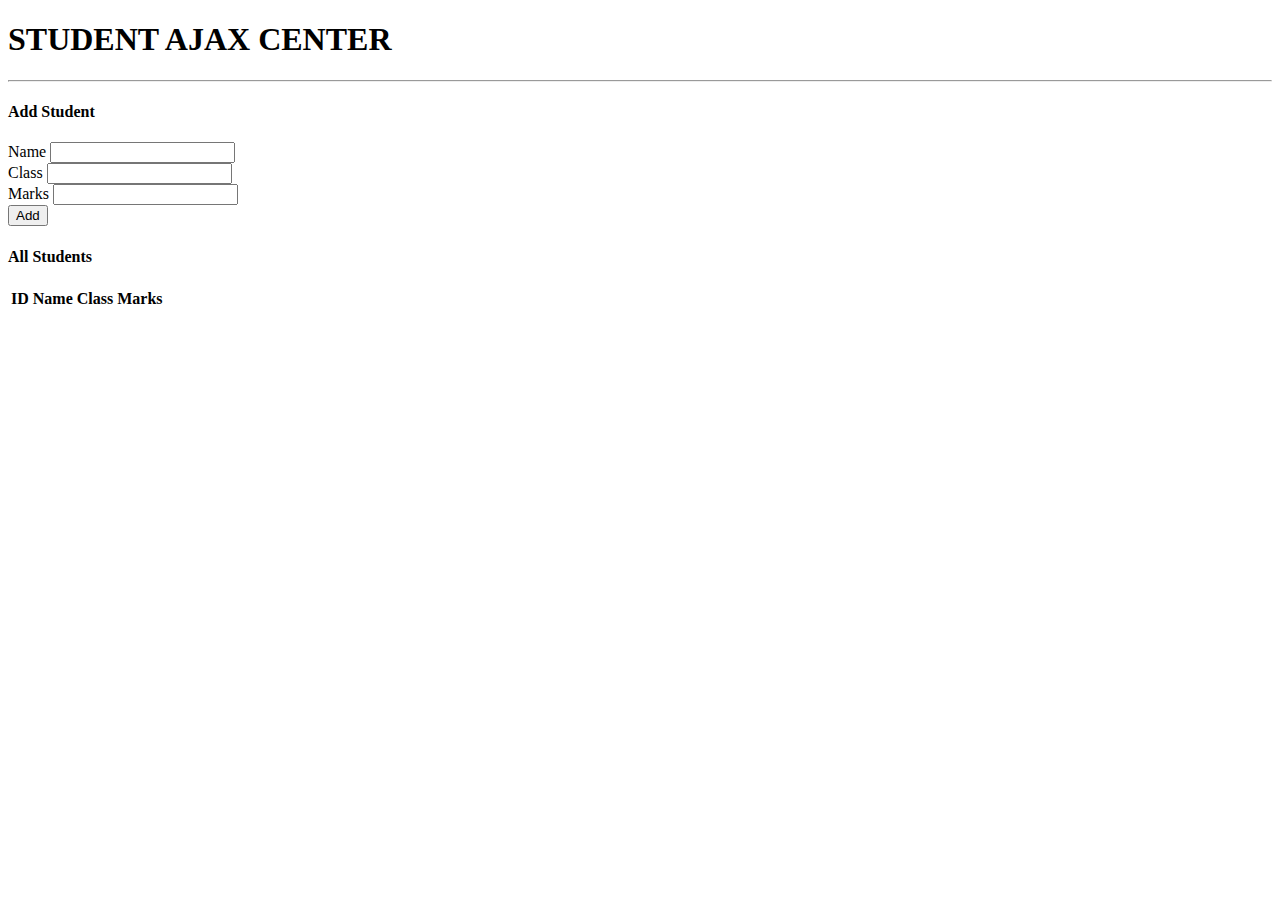
<file: AJAX_JS_PHP/index.html>
<!doctype html>
<html lang="en">

<head>
    <!-- Required meta tags -->
    <meta charset="utf-8">
    <meta name="viewport" content="width=device-width, initial-scale=1, shrink-to-fit=no">

    <!-- Bootstrap CSS -->
    <link rel="stylesheet" href="https://stackpath.bootstrapcdn.com/bootstrap/4.5.0/css/bootstrap.min.css" integrity="sha384-9aIt2nRpC12Uk9gS9baDl411NQApFmC26EwAOH8WgZl5MYYxFfc+NcPb1dKGj7Sk" crossorigin="anonymous">

    <title>AJAX STUDENT CENTER!</title>
</head>

<body>
    <div class="container">
        <h1>STUDENT AJAX CENTER</h1>
        <hr>

        <div class="row">

            <div class="col-md-4">
                <h4>Add Student</h4>

                <div id="stu_alert"></div> <!--To show alert with the help of js-->

                <form id="student_form">
                    <!--No form action and method -->

                    <div class="form-group">
                        <label for="id_name">Name</label>
                        <input type="text" class="form-control" name="name" id="id_name">
                    </div>

                    <div class="form-group">
                        <label for="id_marks">Class</label>
                        <input type="text" class="form-control" name="class" id="id_class">
                    </div>

                    <div class="form-group">
                        <label for="id_marks">Marks</label>
                        <input type="text" class="form-control" name="marks" id="id_marks">
                    </div>

                    <button type="submit" id="id_submit" class="btn btn-primary">Add</button>
                </form>
            </div>

            <div class="col-md-8">
                <h4>All Students</h4>

                <table class="table table-hover table-bordered">
                    <thead>
                        <tr>
                            <th scope="col">ID</th>
                            <th scope="col">Name</th>
                            <th scope="col">Class</th>
                            <th scope="col">Marks</th>
                        </tr>
                    </thead>

                    <tbody id="tbody"></tbody>
                    
                </table>
            </div>
        </div>
    </div>

    <!-- Optional JavaScript -->
    <!-- jQuery first, then Popper.js, then Bootstrap JS -->
    <script src="https://code.jquery.com/jquery-3.5.1.slim.min.js" integrity="sha384-DfXdz2htPH0lsSSs5nCTpuj/zy4C+OGpamoFVy38MVBnE+IbbVYUew+OrCXaRkfj" crossorigin="anonymous"></script>
    <script src="https://cdn.jsdelivr.net/npm/popper.js@1.16.0/dist/umd/popper.min.js" integrity="sha384-Q6E9RHvbIyZFJoft+2mJbHaEWldlvI9IOYy5n3zV9zzTtmI3UksdQRVvoxMfooAo" crossorigin="anonymous"></script>
    <script src="https://stackpath.bootstrapcdn.com/bootstrap/4.5.0/js/bootstrap.min.js" integrity="sha384-OgVRvuATP1z7JjHLkuOU7Xw704+h835Lr+6QL9UvYjZE3Ipu6Tp75j7Bh/kR0JKI" crossorigin="anonymous"></script>
    <script src="ajaxscript.js"></script>
</body>

</html>
</file>
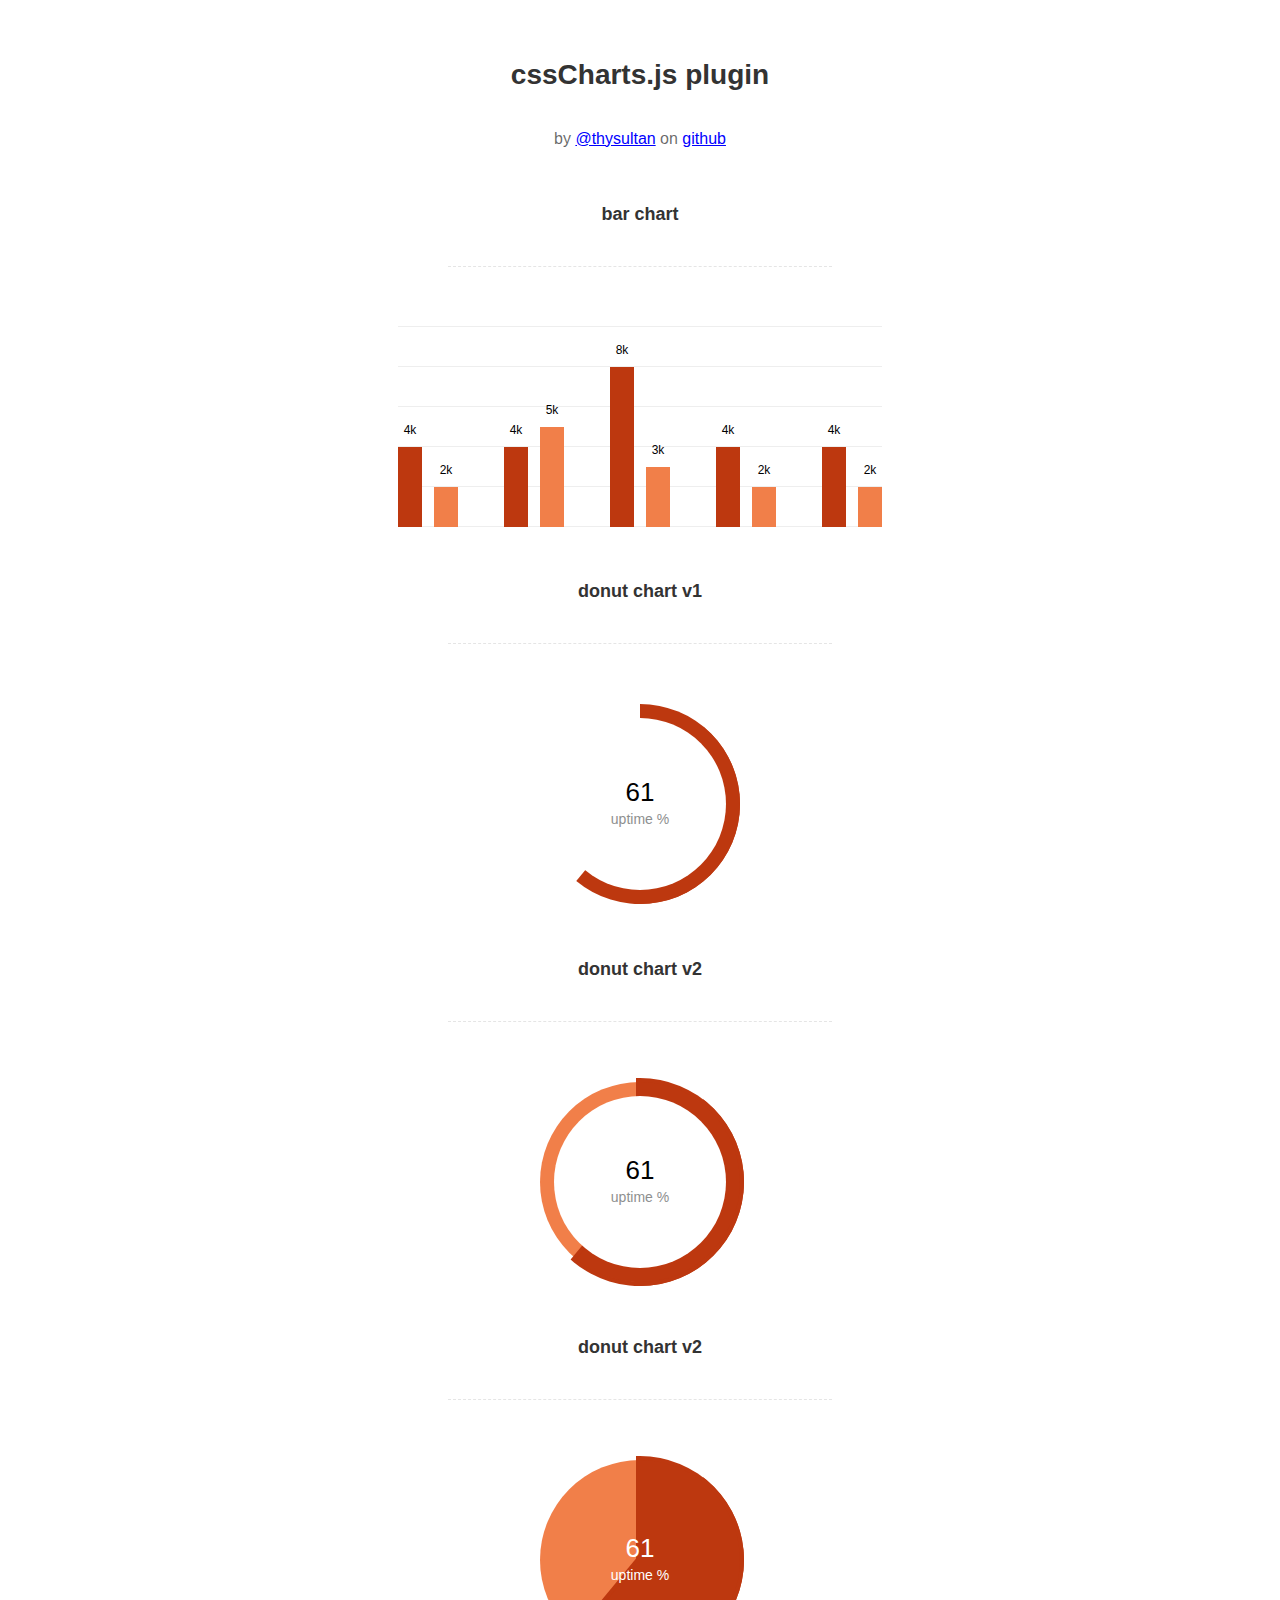
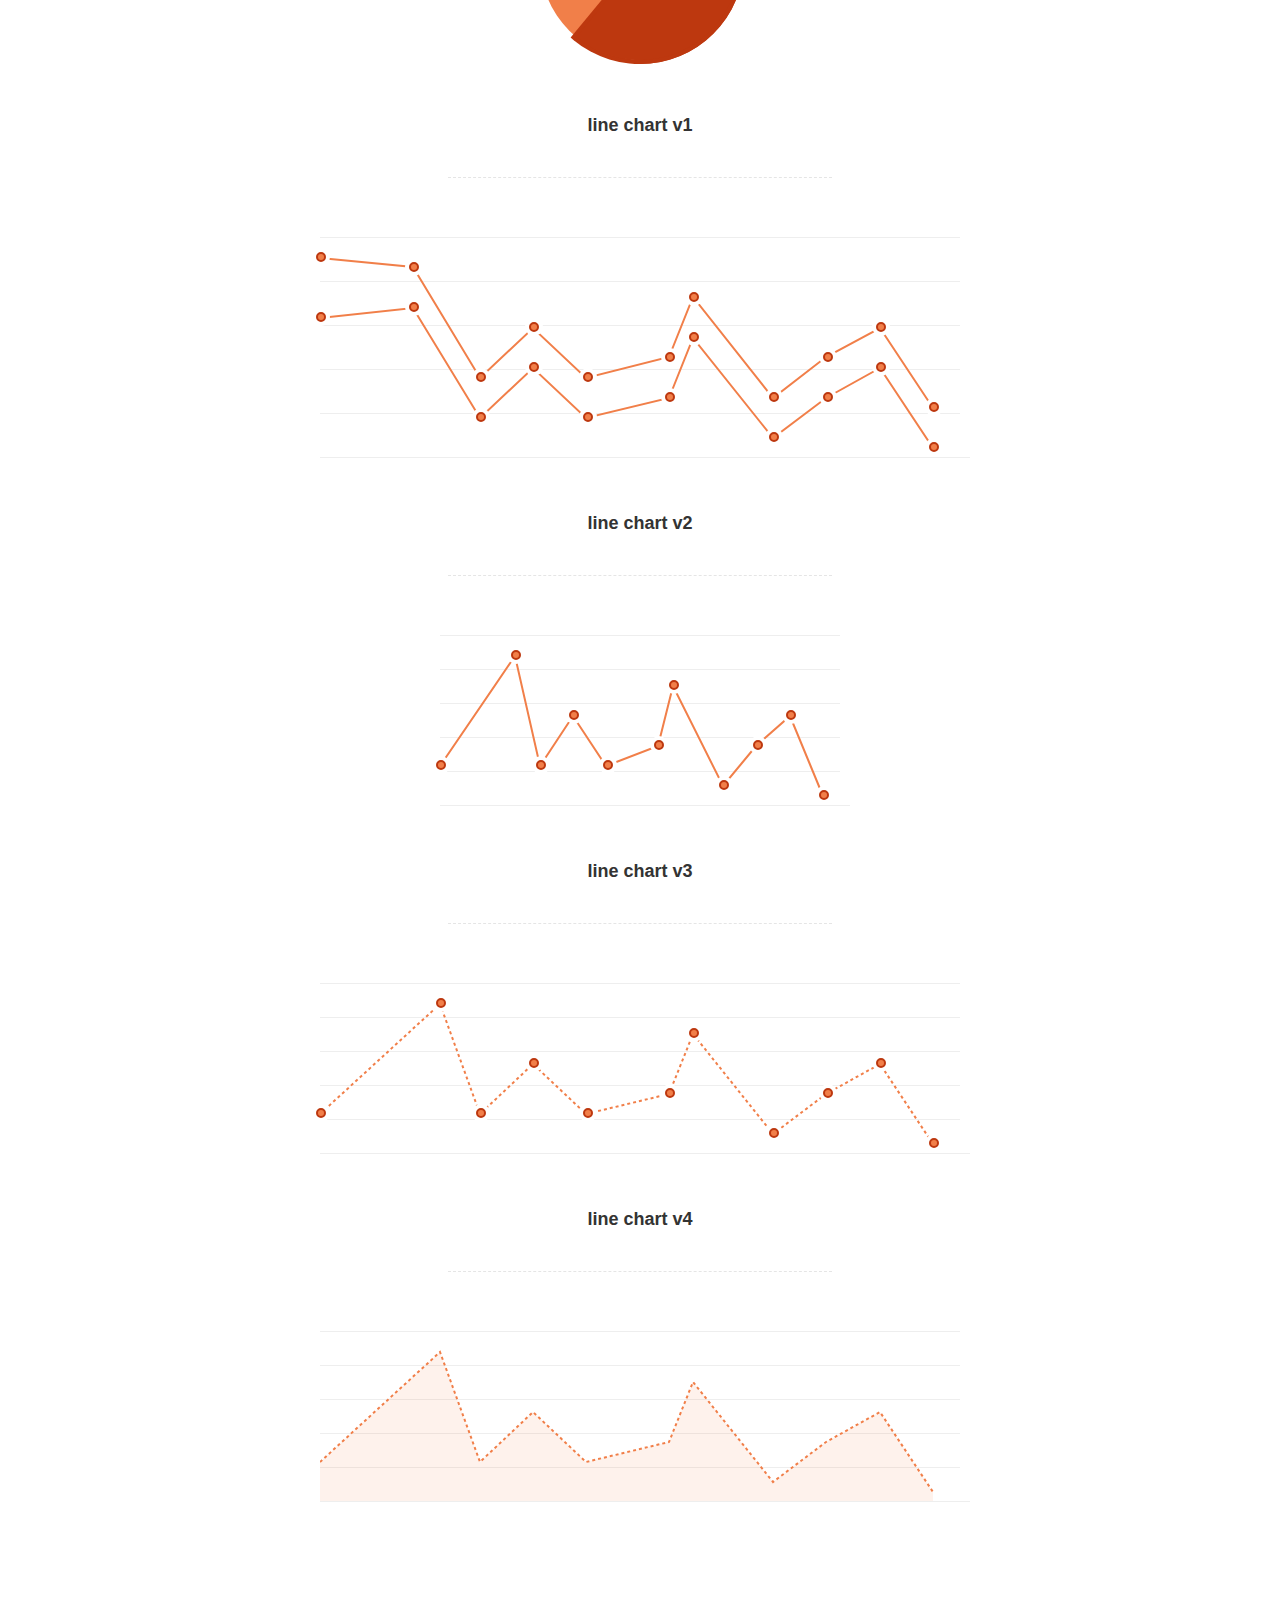
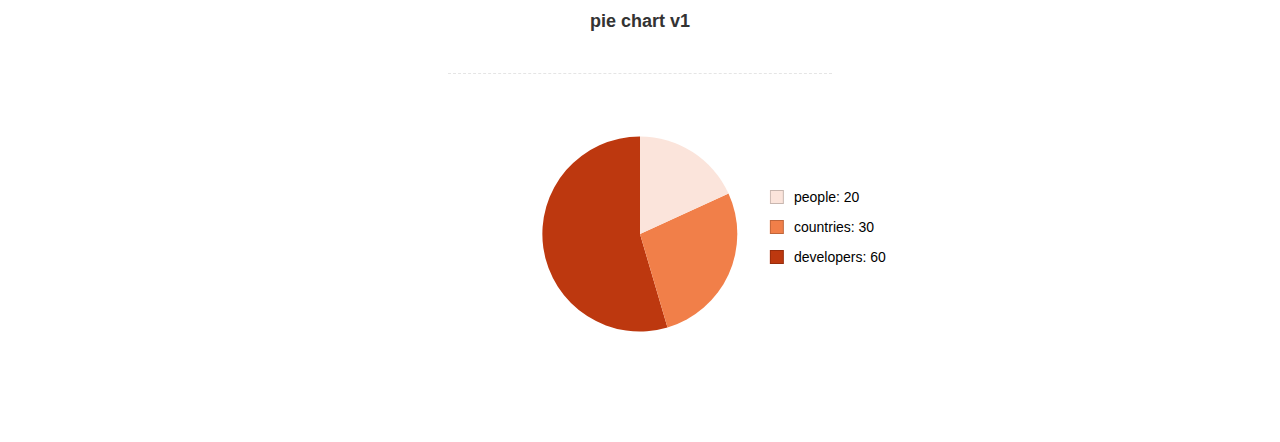
<file: bootstrap admin/assets/js/Lightweight-Chart/index.html>
<!doctype html>
<html>
    <head>
        <meta charset="utf-8">
        <meta name="description" content="A jquery plugin to create simple donut, bar or line charts with dom nodes, style with css.">
        <meta name="viewport" content="width=device-width, initial-scale=1">
        <title>cssCharts.js - jquery css charts</title>
        <script src="https://ajax.googleapis.com/ajax/libs/jquery/2.1.3/jquery.min.js"></script>

        <link rel="stylesheet" href="cssCharts.css">
        <script src="jquery.chart.js"></script>

        <style>
          /* page specific styles*/
          h1{text-align:center;font-family:sans-serif;font-size:28px;color:#333;padding:40px 0 0 0;}
          h2{text-align:center;font-family:sans-serif;font-size:18px;color:#333;padding:40px 0 0 0;}
          hr{width:60%;height:1px;background:none;border:none;border-bottom:1px dashed rgba(0,0,0,0.1);outline:none;margin:40px auto 60px auto;}

          .desc p{text-align:center;font-size:16px;color:rgba(0,0,0,0.6);padding:20px 0 0 0;font-family:sans-serif;}
          .desc a{color:blue;}
          .wrap{margin:0 auto;width:640px;padding-bottom:100px;}
          #line{width:400px;}
          /* page specific styles*/
        </style>
    </head>
    <body>
      <div class="wrap">

        <div class="desc">
          <h1>cssCharts.js plugin</h1><p>by
          <a href="http://twitter.com/thysultan">@thysultan</a> on
          <a href="https://github.com/sultantarimo/cssCharts.js">github</a>
        </p>
        </div>

        <h2>bar chart</h2>
        <hr>

        <div class="chart">
            <ul class="bar-chart" data-bars="[4,2],[4,5],[8,3],[4,2],[4,2]" data-max="10" data-unit="k" data-width="24"></ul>
        </div>
        <!-- data max is the 100% point of the graph -->
        <!-- set data-grid to 0 for no grid -->
        <!-- data-width is the individual bars width -->

        <h2>donut chart v1</h2>
        <hr>

        <div class="chart">
          <div class="donut-chart" data-percent="0.61" data-title="uptime %"></div>
        </div>

        <h2>donut chart v2</h2>
        <hr>

        <div class="chart">
          <div class="donut-chart fill" data-percent="0.61" data-title="uptime %"></div>
        </div>

        <h2>donut chart v2</h2>
        <hr>

        <div class="chart">
          <div class="donut-chart pie-chart fill" data-percent="0.61" data-title="uptime %"></div>
        </div>
        <!-- pie-chart class for pie chart -->
        <!-- fill class for default donut fill enabled-->

        <h2>line chart v1</h2>
        <hr>

        <div class="chart">
          <ul data-cord="[[0,70,120,160,200,262,280,340,380,420,460],[140,150,40,90,40,60,120,20,60,90,10]],[[0,70,120,160,200,262,280,340,380,420,460],[200,190,80,130,80,100,160,60,100,130,50]]"  class="line-chart"></ul>
        </div>
        <!-- multiple graphs [[x cords],[y cords]] [[x cords],[y cords]] -->

        <h2>line chart v2</h2>
        <hr>

        <div class="chart" id="line">
          <ul data-cord="[0,90,120,160,200,262,280,340,380,420,460],[40,150,40,90,40,60,120,20,60,90,10]" class="line-chart"></ul>
        </div>

        <h2>line chart v3</h2>
        <hr>

        <div class="chart dotted">
          <ul data-cord="[0,90,120,160,200,262,280,340,380,420,460],[40,150,40,90,40,60,120,20,60,90,10]" class="line-chart"></ul>
        </div>

        <h2>line chart v4</h2>
        <hr>

        <div class="chart dotted">
          <ul data-cord="[0,90,120,160,200,262,280,340,380,420,460],[40,150,40,90,40,60,120,20,60,90,10]" data-fill="1" class="line-chart no-points"></ul>
        </div>
        <!-- single graph [x cords],[y cords] -->


        <br><br><br>
        <h2>pie chart v1</h2>
        <hr>

        <div class="chart">
          <div class="pie-thychart" data-set='[["people", 20], ["countries",30], ["developers",60]]' data-colors="#FBE4DB,#F17F49,#BD380F"></div>
        </div>

      </div>

      <script>
        $(function() {
            $('.bar-chart').cssCharts({type:"bar"});
            $('.donut-chart').cssCharts({type:"donut"}).trigger('show-donut-chart');
            $('.line-chart').cssCharts({type:"line"});

            $('.pie-thychart').cssCharts({type:"pie"});
        });
      </script>
    </body>
</html>
</file>
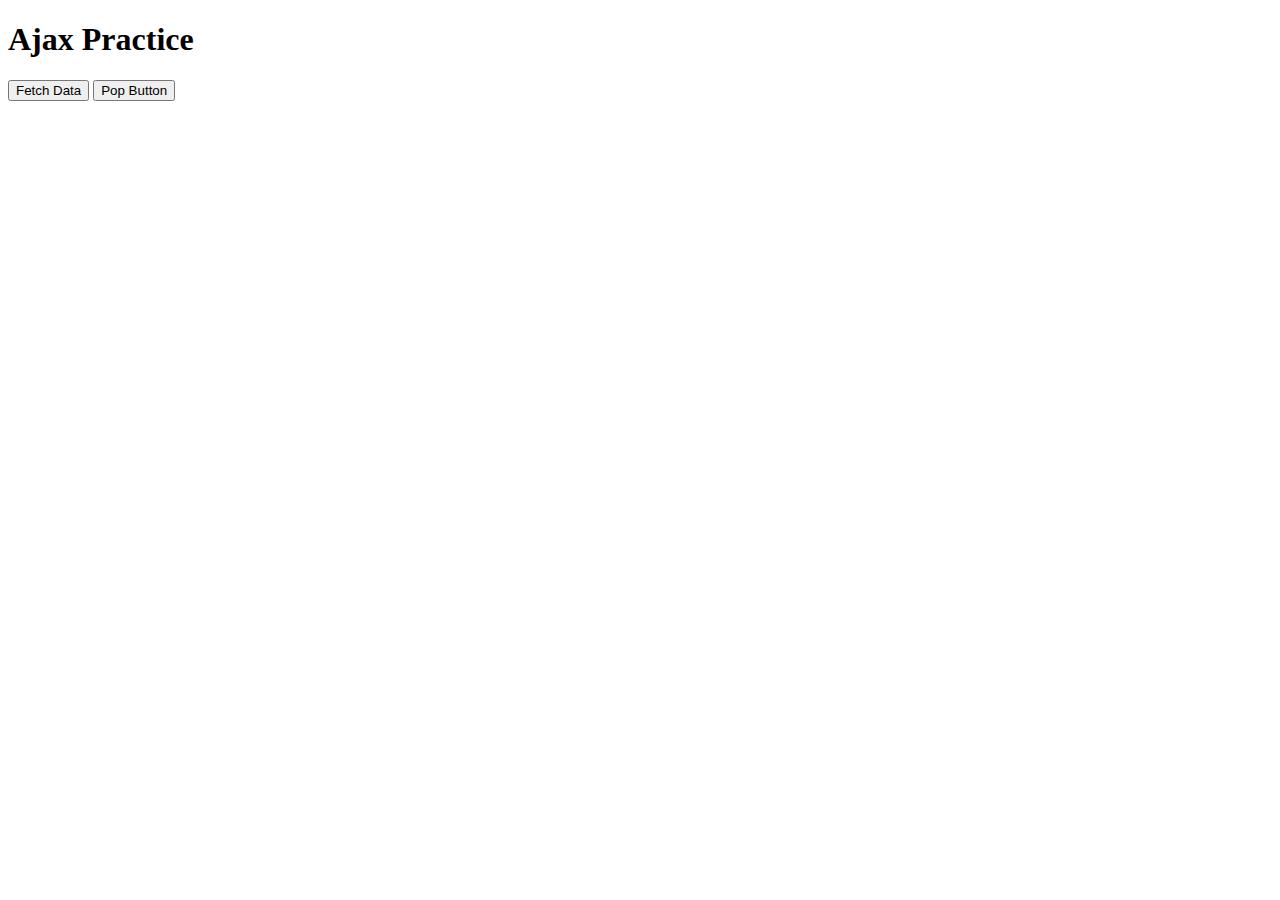
<file: Ajax/ajax.html>
<!doctype html>
<html lang="en">
  <head>
    <!-- Required meta tags -->
    <meta charset="utf-8">
    <meta name="viewport" content="width=device-width, initial-scale=1, shrink-to-fit=no">

    <!-- Bootstrap CSS -->
    <link rel="stylesheet" href="https://stackpath.bootstrapcdn.com/bootstrap/4.5.0/css/bootstrap.min.css" integrity="sha384-9aIt2nRpC12Uk9gS9baDl411NQApFmC26EwAOH8WgZl5MYYxFfc+NcPb1dKGj7Sk" crossorigin="anonymous">

    <title>Hello, world!</title>
  </head>
  <body class="ml-5">
    <h1>Ajax Practice</h1>
    <button type="button" class="btn btn-primary rounded-0" id="fetchBtn">Fetch Data</button>
    <button type="button" class="btn btn-success rounded-0" id="popBtn">Pop Button</button>
    <div class="container">
        <ul id="list">

        </ul>
    </div>


    

    <!-- Optional JavaScript -->
    <!-- jQuery first, then Popper.js, then Bootstrap JS -->
    <script src="https://code.jquery.com/jquery-3.5.1.slim.min.js" integrity="sha384-DfXdz2htPH0lsSSs5nCTpuj/zy4C+OGpamoFVy38MVBnE+IbbVYUew+OrCXaRkfj" crossorigin="anonymous"></script>
    <script src="https://cdn.jsdelivr.net/npm/popper.js@1.16.0/dist/umd/popper.min.js" integrity="sha384-Q6E9RHvbIyZFJoft+2mJbHaEWldlvI9IOYy5n3zV9zzTtmI3UksdQRVvoxMfooAo" crossorigin="anonymous"></script>
    <script src="https://stackpath.bootstrapcdn.com/bootstrap/4.5.0/js/bootstrap.min.js" integrity="sha384-OgVRvuATP1z7JjHLkuOU7Xw704+h835Lr+6QL9UvYjZE3Ipu6Tp75j7Bh/kR0JKI" crossorigin="anonymous"></script>
    <script src="./ajax.js"></script>
  </body>
</html>
</file>
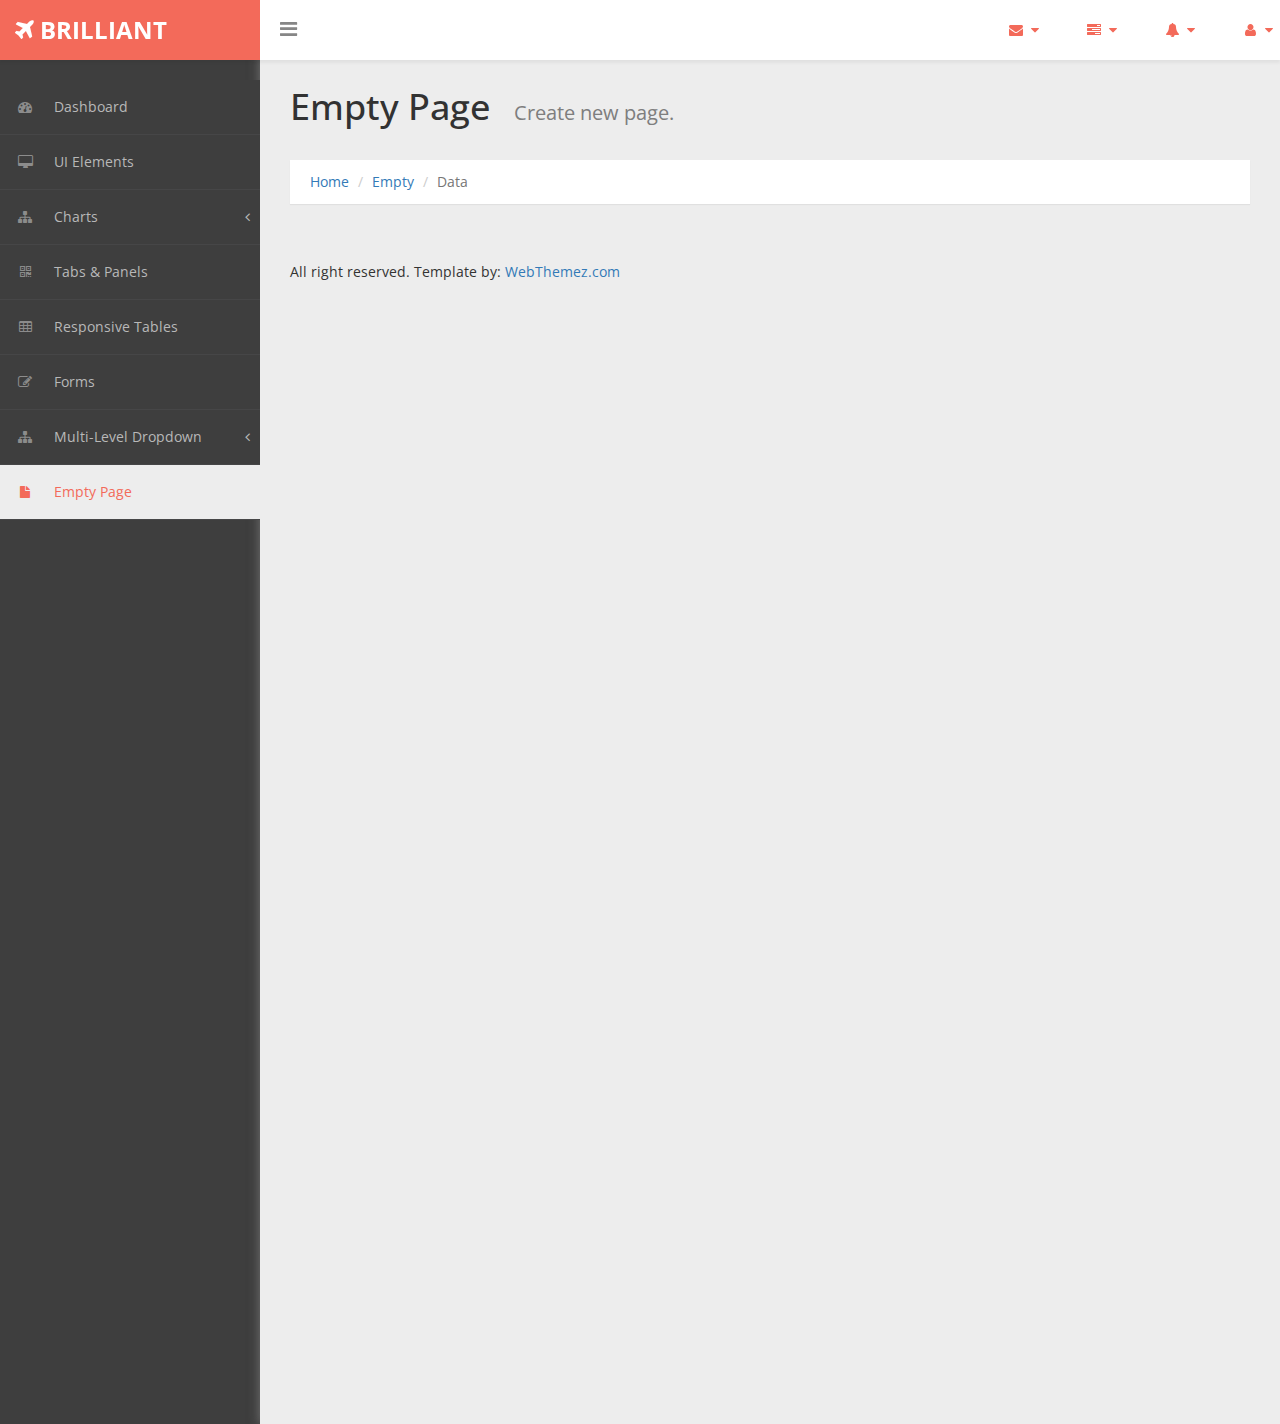
<file: bootstrap admin/empty.html>
﻿<!DOCTYPE html>
<!-- 
Template Name: BRILLIANT Bootstrap Admin Template
Version: 4.5.6
Author: WebThemez
Website: http://www.webthemez.com/ 
-->
<html xmlns="http://www.w3.org/1999/xhtml">
<head>
    <meta charset="utf-8" />
    <meta name="viewport" content="width=device-width, initial-scale=1.0" />
	<meta content="" name="description" />
    <meta content="webthemez" name="author" />
    <title>Bootstrap HTML5 Admin Template : Master - WebThemez</title>
	<!-- Bootstrap Styles-->
    <link href="assets/css/bootstrap.css" rel="stylesheet" />
     <!-- FontAwesome Styles-->
    <link href="assets/css/font-awesome.css" rel="stylesheet" />
        <!-- Custom Styles-->
    <link href="assets/css/custom-styles.css" rel="stylesheet" />
     <!-- Google Fonts-->
   <link href='http://fonts.googleapis.com/css?family=Open+Sans' rel='stylesheet' type='text/css' />
</head>
<body>
    <div id="wrapper">
        <nav class="navbar navbar-default top-navbar" role="navigation">
            <div class="navbar-header">
                <button type="button" class="navbar-toggle" data-toggle="collapse" data-target=".sidebar-collapse">
                    <span class="sr-only">Toggle navigation</span>
                    <span class="icon-bar"></span>
                    <span class="icon-bar"></span>
                    <span class="icon-bar"></span>
                </button>
                <a class="navbar-brand" href="index.html"><strong><i class="icon fa fa-plane"></i> BRILLIANT</strong></a>
				<div id="sideNav" href="">
		<i class="fa fa-bars icon"></i> 
		</div>
            </div>

            <ul class="nav navbar-top-links navbar-right">
                <li class="dropdown">
                    <a class="dropdown-toggle" data-toggle="dropdown" href="#" aria-expanded="false">
                        <i class="fa fa-envelope fa-fw"></i> <i class="fa fa-caret-down"></i>
                    </a>
                    <ul class="dropdown-menu dropdown-messages">
                        <li>
                            <a href="#">
                                <div>
                                    <strong>John Doe</strong>
                                    <span class="pull-right text-muted">
                                        <em>Today</em>
                                    </span>
                                </div>
                                <div>Lorem Ipsum has been the industry's standard dummy text ever since the 1500s...</div>
                            </a>
                        </li>
                        <li class="divider"></li>
                        <li>
                            <a href="#">
                                <div>
                                    <strong>John Smith</strong>
                                    <span class="pull-right text-muted">
                                        <em>Yesterday</em>
                                    </span>
                                </div>
                                <div>Lorem Ipsum has been the industry's standard dummy text ever since an kwilnw...</div>
                            </a>
                        </li>
                        <li class="divider"></li>
                        <li>
                            <a href="#">
                                <div>
                                    <strong>John Smith</strong>
                                    <span class="pull-right text-muted">
                                        <em>Yesterday</em>
                                    </span>
                                </div>
                                <div>Lorem Ipsum has been the industry's standard dummy text ever since the...</div>
                            </a>
                        </li>
                        <li class="divider"></li>
                        <li>
                            <a class="text-center" href="#">
                                <strong>Read All Messages</strong>
                                <i class="fa fa-angle-right"></i>
                            </a>
                        </li>
                    </ul>
                    <!-- /.dropdown-messages -->
                </li>
                <!-- /.dropdown -->
                <li class="dropdown">
                    <a class="dropdown-toggle" data-toggle="dropdown" href="#" aria-expanded="false">
                        <i class="fa fa-tasks fa-fw"></i> <i class="fa fa-caret-down"></i>
                    </a>
                    <ul class="dropdown-menu dropdown-tasks">
                        <li>
                            <a href="#">
                                <div>
                                    <p>
                                        <strong>Task 1</strong>
                                        <span class="pull-right text-muted">60% Complete</span>
                                    </p>
                                    <div class="progress progress-striped active">
                                        <div class="progress-bar progress-bar-success" role="progressbar" aria-valuenow="60" aria-valuemin="0" aria-valuemax="100" style="width: 60%">
                                            <span class="sr-only">60% Complete (success)</span>
                                        </div>
                                    </div>
                                </div>
                            </a>
                        </li>
                        <li class="divider"></li>
                        <li>
                            <a href="#">
                                <div>
                                    <p>
                                        <strong>Task 2</strong>
                                        <span class="pull-right text-muted">28% Complete</span>
                                    </p>
                                    <div class="progress progress-striped active">
                                        <div class="progress-bar progress-bar-info" role="progressbar" aria-valuenow="28" aria-valuemin="0" aria-valuemax="100" style="width: 28%">
                                            <span class="sr-only">28% Complete</span>
                                        </div>
                                    </div>
                                </div>
                            </a>
                        </li>
                        <li class="divider"></li>
                        <li>
                            <a href="#">
                                <div>
                                    <p>
                                        <strong>Task 3</strong>
                                        <span class="pull-right text-muted">60% Complete</span>
                                    </p>
                                    <div class="progress progress-striped active">
                                        <div class="progress-bar progress-bar-warning" role="progressbar" aria-valuenow="60" aria-valuemin="0" aria-valuemax="100" style="width: 60%">
                                            <span class="sr-only">60% Complete (warning)</span>
                                        </div>
                                    </div>
                                </div>
                            </a>
                        </li>
                        <li class="divider"></li>
                        <li>
                            <a href="#">
                                <div>
                                    <p>
                                        <strong>Task 4</strong>
                                        <span class="pull-right text-muted">85% Complete</span>
                                    </p>
                                    <div class="progress progress-striped active">
                                        <div class="progress-bar progress-bar-danger" role="progressbar" aria-valuenow="85" aria-valuemin="0" aria-valuemax="100" style="width: 85%">
                                            <span class="sr-only">85% Complete (danger)</span>
                                        </div>
                                    </div>
                                </div>
                            </a>
                        </li>
                        <li class="divider"></li>
                        <li>
                            <a class="text-center" href="#">
                                <strong>See All Tasks</strong>
                                <i class="fa fa-angle-right"></i>
                            </a>
                        </li>
                    </ul>
                    <!-- /.dropdown-tasks -->
                </li>
                <!-- /.dropdown -->
                <li class="dropdown">
                    <a class="dropdown-toggle" data-toggle="dropdown" href="#" aria-expanded="false">
                        <i class="fa fa-bell fa-fw"></i> <i class="fa fa-caret-down"></i>
                    </a>
                    <ul class="dropdown-menu dropdown-alerts">
                        <li>
                            <a href="#">
                                <div>
                                    <i class="fa fa-comment fa-fw"></i> New Comment
                                    <span class="pull-right text-muted small">4 min</span>
                                </div>
                            </a>
                        </li>
                        <li class="divider"></li>
                        <li>
                            <a href="#">
                                <div>
                                    <i class="fa fa-twitter fa-fw"></i> 3 New Followers
                                    <span class="pull-right text-muted small">12 min</span>
                                </div>
                            </a>
                        </li>
                        <li class="divider"></li>
                        <li>
                            <a href="#">
                                <div>
                                    <i class="fa fa-envelope fa-fw"></i> Message Sent
                                    <span class="pull-right text-muted small">4 min</span>
                                </div>
                            </a>
                        </li>
                        <li class="divider"></li>
                        <li>
                            <a href="#">
                                <div>
                                    <i class="fa fa-tasks fa-fw"></i> New Task
                                    <span class="pull-right text-muted small">4 min</span>
                                </div>
                            </a>
                        </li>
                        <li class="divider"></li>
                        <li>
                            <a href="#">
                                <div>
                                    <i class="fa fa-upload fa-fw"></i> Server Rebooted
                                    <span class="pull-right text-muted small">4 min</span>
                                </div>
                            </a>
                        </li>
                        <li class="divider"></li>
                        <li>
                            <a class="text-center" href="#">
                                <strong>See All Alerts</strong>
                                <i class="fa fa-angle-right"></i>
                            </a>
                        </li>
                    </ul>
                    <!-- /.dropdown-alerts -->
                </li>
                <!-- /.dropdown -->
                <li class="dropdown">
                    <a class="dropdown-toggle" data-toggle="dropdown" href="#" aria-expanded="false">
                        <i class="fa fa-user fa-fw"></i> <i class="fa fa-caret-down"></i>
                    </a>
                    <ul class="dropdown-menu dropdown-user">
                        <li><a href="#"><i class="fa fa-user fa-fw"></i> User Profile</a>
                        </li>
                        <li><a href="#"><i class="fa fa-gear fa-fw"></i> Settings</a>
                        </li>
                        <li class="divider"></li>
                        <li><a href="#"><i class="fa fa-sign-out fa-fw"></i> Logout</a>
                        </li>
                    </ul>
                    <!-- /.dropdown-user -->
                </li>
                <!-- /.dropdown -->
            </ul>
        </nav>
        <!--/. NAV TOP  -->
        <nav class="navbar-default navbar-side" role="navigation">
            <div class="sidebar-collapse">
                <ul class="nav" id="main-menu">

                    <li>
                        <a href="index.html"><i class="fa fa-dashboard"></i> Dashboard</a>
                    </li>
                    <li>
                        <a href="ui-elements.html"><i class="fa fa-desktop"></i> UI Elements</a>
                    </li>
					 
					 <li>
                        <a href="#"><i class="fa fa-sitemap"></i> Charts<span class="fa arrow"></span></a>
                        <ul class="nav nav-second-level">
                            <li>
                                <a href="chart.html">Charts JS</a>
                            </li>
                            <li>
                                <a href="morris-chart.html">Morris Chart</a>
                            </li>
							</ul>
						</li>	
                    <li>
                        <a href="tab-panel.html"><i class="fa fa-qrcode"></i> Tabs & Panels</a>
                    </li>
                    
                    <li>
                        <a href="table.html"><i class="fa fa-table"></i> Responsive Tables</a>
                    </li>
                    <li>
                        <a href="form.html"><i class="fa fa-edit"></i> Forms </a>
                    </li>


                    <li>
                        <a href="#"><i class="fa fa-sitemap"></i> Multi-Level Dropdown<span class="fa arrow"></span></a>
                        <ul class="nav nav-second-level">
                            <li>
                                <a href="#">Second Level Link</a>
                            </li>
                            <li>
                                <a href="#">Second Level Link</a>
                            </li>
                            <li>
                                <a href="#">Second Level Link<span class="fa arrow"></span></a>
                                <ul class="nav nav-third-level">
                                    <li>
                                        <a href="#">Third Level Link</a>
                                    </li>
                                    <li>
                                        <a href="#">Third Level Link</a>
                                    </li>
                                    <li>
                                        <a href="#">Third Level Link</a>
                                    </li>

                                </ul>

                            </li>
                        </ul>
                    </li>
                    <li>
                        <a class="active-menu" href="empty.html"><i class="fa fa-fw fa-file"></i> Empty Page</a>
                    </li>
                </ul>

            </div>

        </nav>
        <!-- /. NAV SIDE  -->
        <div id="page-wrapper">
		  <div class="header"> 
                        <h1 class="page-header">
                            Empty Page <small>Create new page.</small>
                        </h1>
						<ol class="breadcrumb">
					  <li><a href="#">Home</a></li>
					  <li><a href="#">Empty</a></li>
					  <li class="active">Data</li>
					</ol> 
									
		</div>
            <div id="page-inner"> 
				 <footer><p>All right reserved. Template by: <a href="http://webthemez.com">WebThemez.com</a></p></footer>
				</div>
             <!-- /. PAGE INNER  -->
            </div>
         <!-- /. PAGE WRAPPER  -->
        </div>
     <!-- /. WRAPPER  -->
    <!-- JS Scripts-->
    <!-- jQuery Js -->
    <script src="assets/js/jquery-1.10.2.js"></script>
      <!-- Bootstrap Js -->
    <script src="assets/js/bootstrap.min.js"></script>
    <!-- Metis Menu Js -->
    <script src="assets/js/jquery.metisMenu.js"></script>
      <!-- Custom Js -->
    <script src="assets/js/custom-scripts.js"></script>
    
   
</body>
</html>
</file>
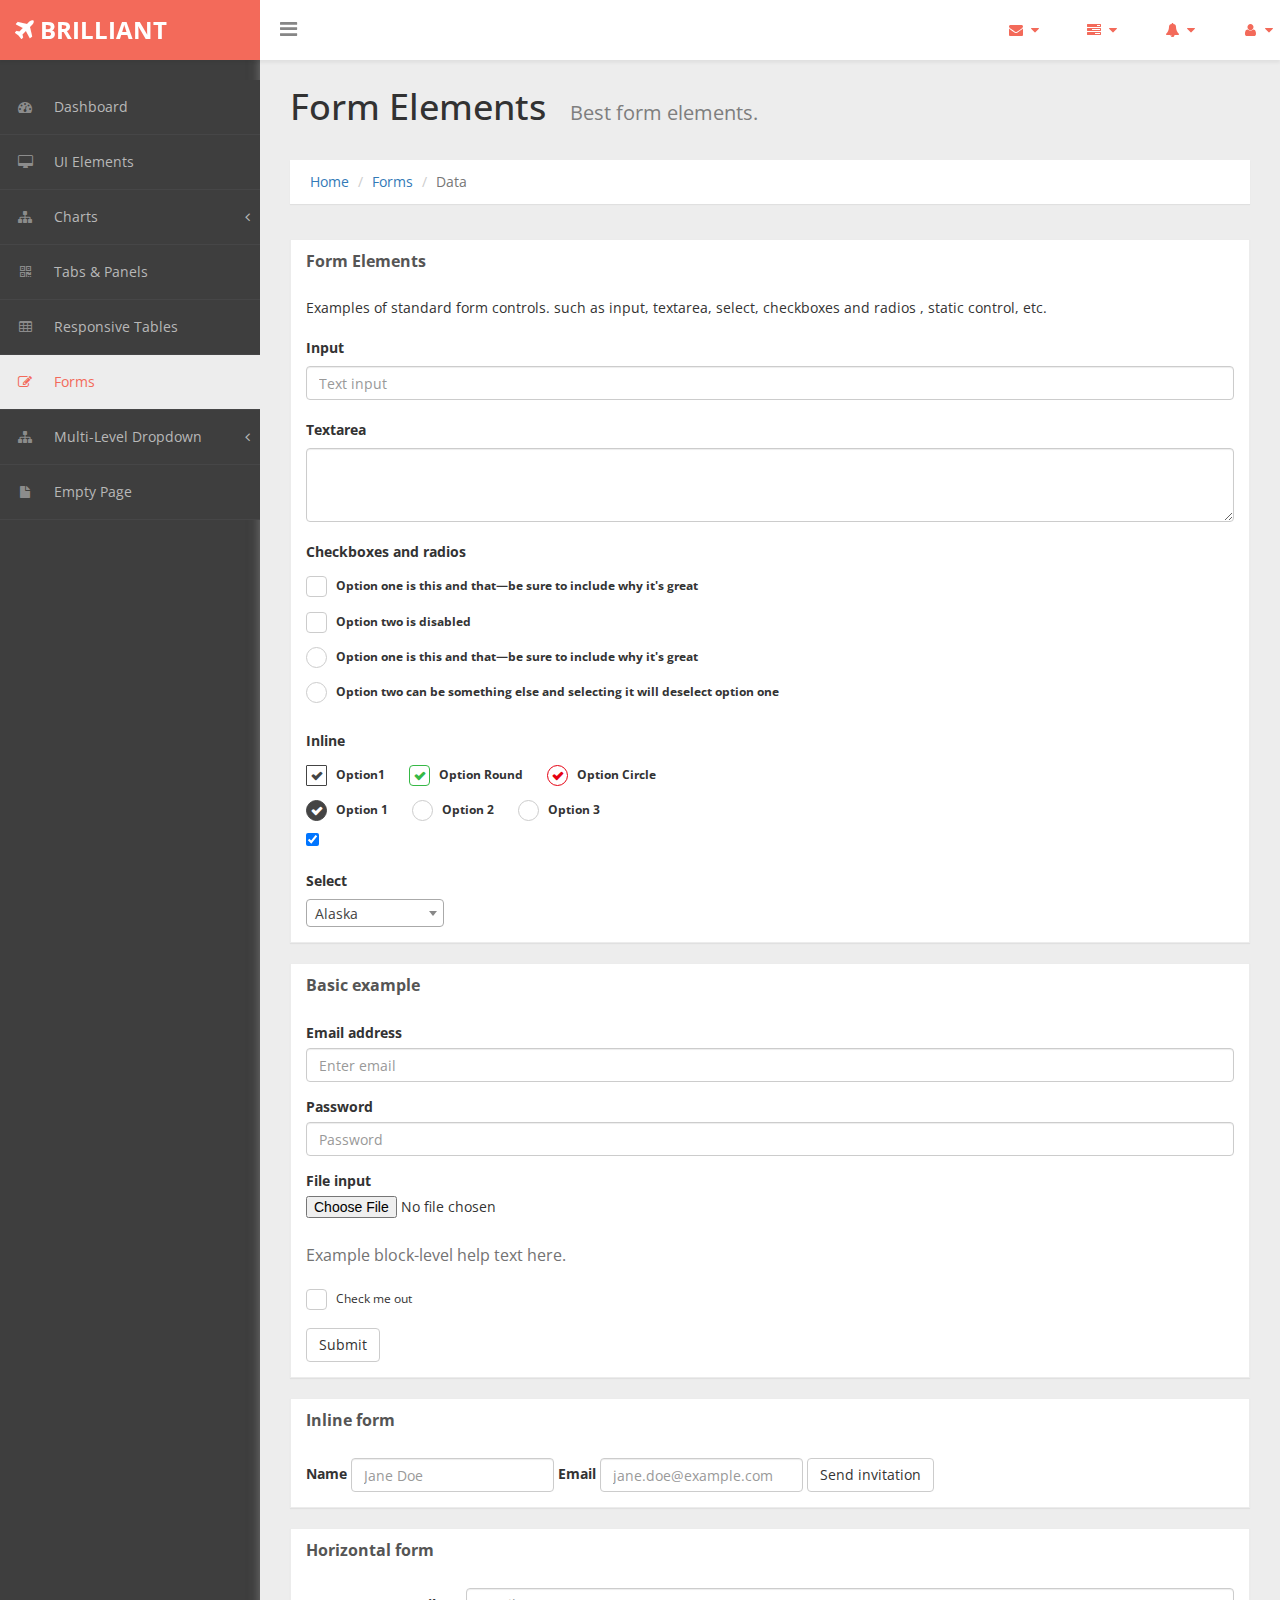
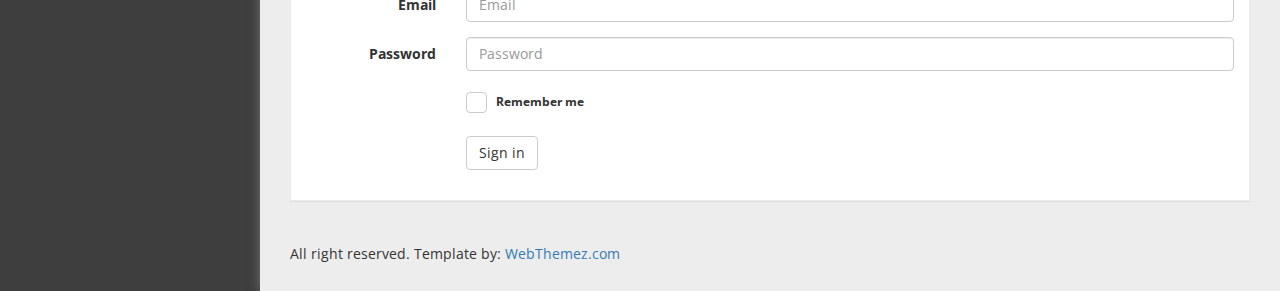
<file: bootstrap admin/form.html>
﻿<!DOCTYPE html>
<!-- 
Template Name: BRILLIANT Bootstrap Admin Template
Version: 4.5.6
Author: WebThemez
Website: http://www.webthemez.com/ 
-->
<html xmlns="http://www.w3.org/1999/xhtml">
<head>
    <meta charset="utf-8" />
    <meta name="viewport" content="width=device-width, initial-scale=1.0" />
	<meta content="" name="description" />
    <meta content="webthemez" name="author" />
    <title>Bootstrap Admin Theme : Master - WebThemez</title>
	<!-- Bootstrap Styles-->
    <link href="assets/css/bootstrap.css" rel="stylesheet" />
     <!-- FontAwesome Styles-->
    <link href="assets/css/font-awesome.css" rel="stylesheet" />
	
    <link href="assets/css/select2.min.css" rel="stylesheet" >
	<link href="assets/css/checkbox3.min.css" rel="stylesheet" >
        <!-- Custom Styles-->
    <link href="assets/css/custom-styles.css" rel="stylesheet" />
     <!-- Google Fonts-->
   <link href='http://fonts.googleapis.com/css?family=Open+Sans' rel='stylesheet' type='text/css' />
</head>
<body>
    <div id="wrapper">
        <nav class="navbar navbar-default top-navbar" role="navigation">
            <div class="navbar-header">
                <button type="button" class="navbar-toggle" data-toggle="collapse" data-target=".sidebar-collapse">
                    <span class="sr-only">Toggle navigation</span>
                    <span class="icon-bar"></span>
                    <span class="icon-bar"></span>
                    <span class="icon-bar"></span>
                </button>
                <a class="navbar-brand" href="index.html"><strong><i class="icon fa fa-plane"></i> BRILLIANT</strong></a>
				<div id="sideNav" href="">
			<i class="fa fa-bars icon"></i> 
			</div>
            </div>

            <ul class="nav navbar-top-links navbar-right">
                <li class="dropdown">
                    <a class="dropdown-toggle" data-toggle="dropdown" href="#" aria-expanded="false">
                        <i class="fa fa-envelope fa-fw"></i> <i class="fa fa-caret-down"></i>
                    </a>
                    <ul class="dropdown-menu dropdown-messages">
                        <li>
                            <a href="#">
                                <div>
                                    <strong>John Doe</strong>
                                    <span class="pull-right text-muted">
                                        <em>Today</em>
                                    </span>
                                </div>
                                <div>Lorem Ipsum has been the industry's standard dummy text ever since the 1500s...</div>
                            </a>
                        </li>
                        <li class="divider"></li>
                        <li>
                            <a href="#">
                                <div>
                                    <strong>John Smith</strong>
                                    <span class="pull-right text-muted">
                                        <em>Yesterday</em>
                                    </span>
                                </div>
                                <div>Lorem Ipsum has been the industry's standard dummy text ever since an kwilnw...</div>
                            </a>
                        </li>
                        <li class="divider"></li>
                        <li>
                            <a href="#">
                                <div>
                                    <strong>John Smith</strong>
                                    <span class="pull-right text-muted">
                                        <em>Yesterday</em>
                                    </span>
                                </div>
                                <div>Lorem Ipsum has been the industry's standard dummy text ever since the...</div>
                            </a>
                        </li>
                        <li class="divider"></li>
                        <li>
                            <a class="text-center" href="#">
                                <strong>Read All Messages</strong>
                                <i class="fa fa-angle-right"></i>
                            </a>
                        </li>
                    </ul>
                    <!-- /.dropdown-messages -->
                </li>
                <!-- /.dropdown -->
                <li class="dropdown">
                    <a class="dropdown-toggle" data-toggle="dropdown" href="#" aria-expanded="false">
                        <i class="fa fa-tasks fa-fw"></i> <i class="fa fa-caret-down"></i>
                    </a>
                    <ul class="dropdown-menu dropdown-tasks">
                        <li>
                            <a href="#">
                                <div>
                                    <p>
                                        <strong>Task 1</strong>
                                        <span class="pull-right text-muted">60% Complete</span>
                                    </p>
                                    <div class="progress progress-striped active">
                                        <div class="progress-bar progress-bar-success" role="progressbar" aria-valuenow="60" aria-valuemin="0" aria-valuemax="100" style="width: 60%">
                                            <span class="sr-only">60% Complete (success)</span>
                                        </div>
                                    </div>
                                </div>
                            </a>
                        </li>
                        <li class="divider"></li>
                        <li>
                            <a href="#">
                                <div>
                                    <p>
                                        <strong>Task 2</strong>
                                        <span class="pull-right text-muted">28% Complete</span>
                                    </p>
                                    <div class="progress progress-striped active">
                                        <div class="progress-bar progress-bar-info" role="progressbar" aria-valuenow="28" aria-valuemin="0" aria-valuemax="100" style="width: 28%">
                                            <span class="sr-only">28% Complete</span>
                                        </div>
                                    </div>
                                </div>
                            </a>
                        </li>
                        <li class="divider"></li>
                        <li>
                            <a href="#">
                                <div>
                                    <p>
                                        <strong>Task 3</strong>
                                        <span class="pull-right text-muted">60% Complete</span>
                                    </p>
                                    <div class="progress progress-striped active">
                                        <div class="progress-bar progress-bar-warning" role="progressbar" aria-valuenow="60" aria-valuemin="0" aria-valuemax="100" style="width: 60%">
                                            <span class="sr-only">60% Complete (warning)</span>
                                        </div>
                                    </div>
                                </div>
                            </a>
                        </li>
                        <li class="divider"></li>
                        <li>
                            <a href="#">
                                <div>
                                    <p>
                                        <strong>Task 4</strong>
                                        <span class="pull-right text-muted">85% Complete</span>
                                    </p>
                                    <div class="progress progress-striped active">
                                        <div class="progress-bar progress-bar-danger" role="progressbar" aria-valuenow="85" aria-valuemin="0" aria-valuemax="100" style="width: 85%">
                                            <span class="sr-only">85% Complete (danger)</span>
                                        </div>
                                    </div>
                                </div>
                            </a>
                        </li>
                        <li class="divider"></li>
                        <li>
                            <a class="text-center" href="#">
                                <strong>See All Tasks</strong>
                                <i class="fa fa-angle-right"></i>
                            </a>
                        </li>
                    </ul>
                    <!-- /.dropdown-tasks -->
                </li>
                <!-- /.dropdown -->
                <li class="dropdown">
                    <a class="dropdown-toggle" data-toggle="dropdown" href="#" aria-expanded="false">
                        <i class="fa fa-bell fa-fw"></i> <i class="fa fa-caret-down"></i>
                    </a>
                    <ul class="dropdown-menu dropdown-alerts">
                        <li>
                            <a href="#">
                                <div>
                                    <i class="fa fa-comment fa-fw"></i> New Comment
                                    <span class="pull-right text-muted small">4 min</span>
                                </div>
                            </a>
                        </li>
                        <li class="divider"></li>
                        <li>
                            <a href="#">
                                <div>
                                    <i class="fa fa-twitter fa-fw"></i> 3 New Followers
                                    <span class="pull-right text-muted small">12 min</span>
                                </div>
                            </a>
                        </li>
                        <li class="divider"></li>
                        <li>
                            <a href="#">
                                <div>
                                    <i class="fa fa-envelope fa-fw"></i> Message Sent
                                    <span class="pull-right text-muted small">4 min</span>
                                </div>
                            </a>
                        </li>
                        <li class="divider"></li>
                        <li>
                            <a href="#">
                                <div>
                                    <i class="fa fa-tasks fa-fw"></i> New Task
                                    <span class="pull-right text-muted small">4 min</span>
                                </div>
                            </a>
                        </li>
                        <li class="divider"></li>
                        <li>
                            <a href="#">
                                <div>
                                    <i class="fa fa-upload fa-fw"></i> Server Rebooted
                                    <span class="pull-right text-muted small">4 min</span>
                                </div>
                            </a>
                        </li>
                        <li class="divider"></li>
                        <li>
                            <a class="text-center" href="#">
                                <strong>See All Alerts</strong>
                                <i class="fa fa-angle-right"></i>
                            </a>
                        </li>
                    </ul>
                    <!-- /.dropdown-alerts -->
                </li>
                <!-- /.dropdown -->
                <li class="dropdown">
                    <a class="dropdown-toggle" data-toggle="dropdown" href="#" aria-expanded="false">
                        <i class="fa fa-user fa-fw"></i> <i class="fa fa-caret-down"></i>
                    </a>
                    <ul class="dropdown-menu dropdown-user">
                        <li><a href="#"><i class="fa fa-user fa-fw"></i> User Profile</a>
                        </li>
                        <li><a href="#"><i class="fa fa-gear fa-fw"></i> Settings</a>
                        </li>
                        <li class="divider"></li>
                        <li><a href="#"><i class="fa fa-sign-out fa-fw"></i> Logout</a>
                        </li>
                    </ul>
                    <!-- /.dropdown-user -->
                </li>
                <!-- /.dropdown -->
            </ul>
        </nav>
        <!--/. NAV TOP  -->
        <nav class="navbar-default navbar-side" role="navigation">
            <div class="sidebar-collapse">
                <ul class="nav" id="main-menu">

                    <li>
                        <a href="index.html"><i class="fa fa-dashboard"></i> Dashboard</a>
                    </li>
                    <li>
                        <a href="ui-elements.html"><i class="fa fa-desktop"></i> UI Elements</a>
                    </li>
					 
					 <li>
                        <a href="#"><i class="fa fa-sitemap"></i> Charts<span class="fa arrow"></span></a>
                        <ul class="nav nav-second-level">
                            <li>
                                <a href="chart.html">Charts JS</a>
                            </li>
                            <li>
                                <a href="morris-chart.html">Morris Chart</a>
                            </li>
							</ul>
						</li>	
                    <li>
                        <a href="tab-panel.html"><i class="fa fa-qrcode"></i> Tabs & Panels</a>
                    </li>
                    
                    <li>
                        <a href="table.html"><i class="fa fa-table"></i> Responsive Tables</a>
                    </li>
                    <li>
                        <a href="form.html" class="active-menu"><i class="fa fa-edit"></i> Forms </a>
                    </li>


                    <li>
                        <a href="#"><i class="fa fa-sitemap"></i> Multi-Level Dropdown<span class="fa arrow"></span></a>
                        <ul class="nav nav-second-level">
                            <li>
                                <a href="#">Second Level Link</a>
                            </li>
                            <li>
                                <a href="#">Second Level Link</a>
                            </li>
                            <li>
                                <a href="#">Second Level Link<span class="fa arrow"></span></a>
                                <ul class="nav nav-third-level">
                                    <li>
                                        <a href="#">Third Level Link</a>
                                    </li>
                                    <li>
                                        <a href="#">Third Level Link</a>
                                    </li>
                                    <li>
                                        <a href="#">Third Level Link</a>
                                    </li>

                                </ul>

                            </li>
                        </ul>
                    </li>
                    <li>
                        <a href="empty.html"><i class="fa fa-fw fa-file"></i> Empty Page</a>
                    </li>
                </ul>

            </div>

        </nav>
        <!-- /. NAV SIDE  -->
        <div id="page-wrapper" >
		  <div class="header"> 
                        <h1 class="page-header">
                             Form Elements <small>Best form elements.</small>
                        </h1>
						<ol class="breadcrumb">
					  <li><a href="#">Home</a></li>
					  <li><a href="#">Forms</a></li>
					  <li class="active">Data</li>
					</ol> 
									
		</div>
		
            <div id="page-inner"> 
                       <div class="row">
                        <div class="col-xs-12">
                            <div class="panel panel-default">
                                <div class="panel-heading">
                                    <div class="card-title">
                                        <div class="title">Form Elements</div>
                                    </div>
                                </div>
                                <div class="panel-body">
                                    Examples of standard form controls. such as input, textarea, select, checkboxes and radios , static control, etc.
                                    <div class="sub-title">Input</div>
                                    <div>
                                        <input type="text" class="form-control" placeholder="Text input">
                                    </div>
                                    <div class="sub-title">Textarea</div>
                                    <div>
                                        <textarea class="form-control" rows="3"></textarea>
                                    </div>
                                    <div class="sub-title">Checkboxes and radios </div>
                                    <div>
                                        <div class="checkbox3 checkbox-round">
                                          <input type="checkbox" id="checkbox-2">
                                          <label for="checkbox-2">
                                            Option one is this and that&mdash;be sure to include why it's great
                                          </label>
                                        </div>
                                        <div class="checkbox3 checkbox-round">
                                          <input type="checkbox" id="checkbox-3" disabled="">
                                          <label for="checkbox-3">
                                            Option two is disabled
                                          </label>
                                        </div>
                                        <div class="radio3">
                                          <input type="radio" id="radio1" name="radio1" value="option1">
                                          <label for="radio1">
                                            Option one is this and that&mdash;be sure to include why it's great
                                          </label>
                                        </div>
                                        <div class="radio3">
                                          <input type="radio" id="radio2" name="radio1" value="option2">
                                          <label for="radio2">
                                            Option two can be something else and selecting it will deselect option one
                                          </label>
                                        </div>
                                        <div class="sub-title">Inline</div>
                                        <div>
                                          <div class="checkbox3 checkbox-inline checkbox-check checkbox-light">
                                            <input type="checkbox" id="checkbox-fa-light-1" checked="">
                                            <label for="checkbox-fa-light-1">
                                              Option1
                                            </label>
                                          </div>
                                          <div class="checkbox3 checkbox-success checkbox-inline checkbox-check checkbox-round  checkbox-light">
                                            <input type="checkbox" id="checkbox-fa-light-2" checked="">
                                            <label for="checkbox-fa-light-2">
                                              Option Round
                                            </label>
                                          </div>
                                          <div class="checkbox3 checkbox-danger checkbox-inline checkbox-check  checkbox-circle checkbox-light">
                                            <input type="checkbox" id="checkbox-fa-light-3" checked="">
                                            <label for="checkbox-fa-light-3">
                                              Option Circle
                                            </label>
                                          </div>
                                        </div>
                                        <div>
                                          <div class="radio3 radio-check radio-inline">
                                            <input type="radio" id="radio4" name="radio2" value="option1" checked="">
                                            <label for="radio4">
                                              Option 1
                                            </label>
                                          </div>
                                          <div class="radio3 radio-check radio-success radio-inline">
                                            <input type="radio" id="radio5" name="radio2" value="option2">
                                            <label for="radio5">
                                              Option 2
                                            </label>
                                          </div>
                                          <div class="radio3 radio-check radio-warning radio-inline">
                                            <input type="radio" id="radio6" name="radio2" value="option3">
                                            <label for="radio6">
                                              Option 3
                                            </label>
                                          </div>
                                        </div>
                                    </div> 
                                    <div>
                                        <input type="checkbox" class="toggle-checkbox" name="my-checkbox" checked>
                                    </div>
                                    <div class="sub-title">Select</div>
                                    <div>
                                        <select class="selectbox">
                                            <optgroup label="Alaskan/Hawaiian Time Zone">
                                                <option value="AK">Alaska</option>
                                                <option value="HI">Hawaii</option>
                                            </optgroup>
                                            <optgroup label="Pacific Time Zone">
                                                <option value="CA">California</option>
                                                <option value="NV">Nevada</option>
                                                <option value="OR">Oregon</option>
                                                <option value="WA">Washington</option>
                                            </optgroup>
                                            <optgroup label="Mountain Time Zone">
                                                <option value="AZ">Arizona</option>
                                                <option value="CO">Colorado</option>
                                                <option value="ID">Idaho</option>
                                                <option value="MT">Montana</option>
                                                <option value="NE">Nebraska</option>
                                                <option value="NM">New Mexico</option>
                                                <option value="ND">North Dakota</option>
                                                <option value="UT">Utah</option>
                                                <option value="WY">Wyoming</option>
                                            </optgroup>
                                            <optgroup label="Central Time Zone">
                                                <option value="AL">Alabama</option>
                                                <option value="AR">Arkansas</option>
                                                <option value="IL">Illinois</option>
                                                <option value="IA">Iowa</option>
                                                <option value="KS">Kansas</option>
                                                <option value="KY">Kentucky</option>
                                                <option value="LA">Louisiana</option>
                                                <option value="MN">Minnesota</option>
                                                <option value="MS">Mississippi</option>
                                                <option value="MO">Missouri</option>
                                                <option value="OK">Oklahoma</option>
                                                <option value="SD">South Dakota</option>
                                                <option value="TX">Texas</option>
                                                <option value="TN">Tennessee</option>
                                                <option value="WI">Wisconsin</option>
                                            </optgroup>
                                            <optgroup label="Eastern Time Zone">
                                                <option value="CT">Connecticut</option>
                                                <option value="DE">Delaware</option>
                                                <option value="FL">Florida</option>
                                                <option value="GA">Georgia</option>
                                                <option value="IN">Indiana</option>
                                                <option value="ME">Maine</option>
                                                <option value="MD">Maryland</option>
                                                <option value="MA">Massachusetts</option>
                                                <option value="MI">Michigan</option>
                                                <option value="NH">New Hampshire</option>
                                                <option value="NJ">New Jersey</option>
                                                <option value="NY">New York</option>
                                                <option value="NC">North Carolina</option>
                                                <option value="OH">Ohio</option>
                                                <option value="PA">Pennsylvania</option>
                                                <option value="RI">Rhode Island</option>
                                                <option value="SC">South Carolina</option>
                                                <option value="VT">Vermont</option>
                                                <option value="VA">Virginia</option>
                                                <option value="WV">West Virginia</option>
                                            </optgroup>
                                        </select>
                                    </div>
                                </div>
                            </div>
                        </div>
                    </div>
                    <div class="row">
                        <div class="col-xs-12">
                            <div class="panel panel-default">
                                <div class="panel-heading">
                                    <div class="card-title">
                                        <div class="title">Basic example</div>
                                    </div>
                                </div>
                                <div class="panel-body">
                                    <form>
                                        <div class="form-group">
                                            <label for="exampleInputEmail1">Email address</label>
                                            <input type="email" class="form-control" id="exampleInputEmail1" placeholder="Enter email">
                                        </div>
                                        <div class="form-group">
                                            <label for="exampleInputPassword1">Password</label>
                                            <input type="password" class="form-control" id="exampleInputPassword1" placeholder="Password">
                                        </div>
                                        <div class="form-group">
                                            <label for="exampleInputFile">File input</label>
                                            <input type="file" id="exampleInputFile">
                                            <p class="help-block">Example block-level help text here.</p>
                                        </div>
                                        <div class="checkbox">
                                          <div class="checkbox3 checkbox-round">
                                            <input type="checkbox" id="checkbox-1">
                                            <label for="checkbox-1">
                                              Check me out
                                            </label>
                                          </div>
                                        </div>
                                        <button type="submit" class="btn btn-default">Submit</button>
                                    </form>
                                </div>
                            </div>
                        </div>
                    </div>
                    <div class="row">
                        <div class="col-xs-12">					
                            <div class="panel panel-default">
                                <div class="panel-heading">
                                    <div class="card-title">
                                        <div class="title">Inline form</div>
                                    </div>
                                </div>
                                <div class="panel-body">
                                    <form class="form-inline">
                                        <div class="form-group">
                                            <label for="exampleInputName2">Name</label>
                                            <input type="text" class="form-control" id="exampleInputName2" placeholder="Jane Doe">
                                        </div>
                                        <div class="form-group">
                                            <label for="exampleInputEmail2">Email</label>
                                            <input type="email" class="form-control" id="exampleInputEmail2" placeholder="jane.doe@example.com">
                                        </div>
                                        <button type="submit" class="btn btn-default">Send invitation</button>
                                    </form>
                                </div>
                            </div>
                        </div>
                    </div>
                    <div class="row">
                        <div class="col-xs-12">
                            <div class="panel panel-default">
                                <div class="panel-heading">
                                    <div class="card-title">
                                        <div class="title">Horizontal form</div>
                                    </div>
                                </div>
                                <div class="panel-body">
                                    <form class="form-horizontal">
                                        <div class="form-group">
                                            <label for="inputEmail3" class="col-sm-2 control-label">Email</label>
                                            <div class="col-sm-10">
                                                <input type="email" class="form-control" id="inputEmail3" placeholder="Email">
                                            </div>
                                        </div>
                                        <div class="form-group">
                                            <label for="inputPassword3" class="col-sm-2 control-label">Password</label>
                                            <div class="col-sm-10">
                                                <input type="password" class="form-control" id="inputPassword3" placeholder="Password">
                                            </div>
                                        </div>
                                        <div class="form-group">
                                            <div class="col-sm-offset-2 col-sm-10">
                                              <div class="checkbox3 checkbox-round checkbox-check checkbox-light">
                                                <input type="checkbox" id="checkbox-10">
                                                <label for="checkbox-10">
                                                  Remember me
                                                </label>
                                              </div>
                                            </div>
                                        </div>
                                        <div class="form-group">
                                            <div class="col-sm-offset-2 col-sm-10">
                                                <button type="submit" class="btn btn-default">Sign in</button>
                                            </div>
                                        </div>
                                    </form>
                                </div>
                            </div>
                        </div>
                    </div>
               
			<footer><p>All right reserved. Template by: <a href="http://webthemez.com">WebThemez.com</a></p></footer>
			</div>
             <!-- /. PAGE INNER  -->
            </div>
         <!-- /. PAGE WRAPPER  -->
        </div>
     <!-- /. WRAPPER  -->
    <!-- JS Scripts-->
    <!-- jQuery Js -->
    <script src="assets/js/jquery-1.10.2.js"></script>
      <!-- Bootstrap Js -->
    <script src="assets/js/bootstrap.min.js"></script>
    <!-- Metis Menu Js -->
    <script src="assets/js/jquery.metisMenu.js"></script>
	<script src="assets/js/select2.full.min.js"></script>
	<script type="text/javascript">
	$(document).ready(function() {
	  $(".selectbox").select2();
	});
	</script>
      <!-- Custom Js -->
    <script src="assets/js/custom-scripts.js"></script> 
	
		
   
</body>
</html>
</file>
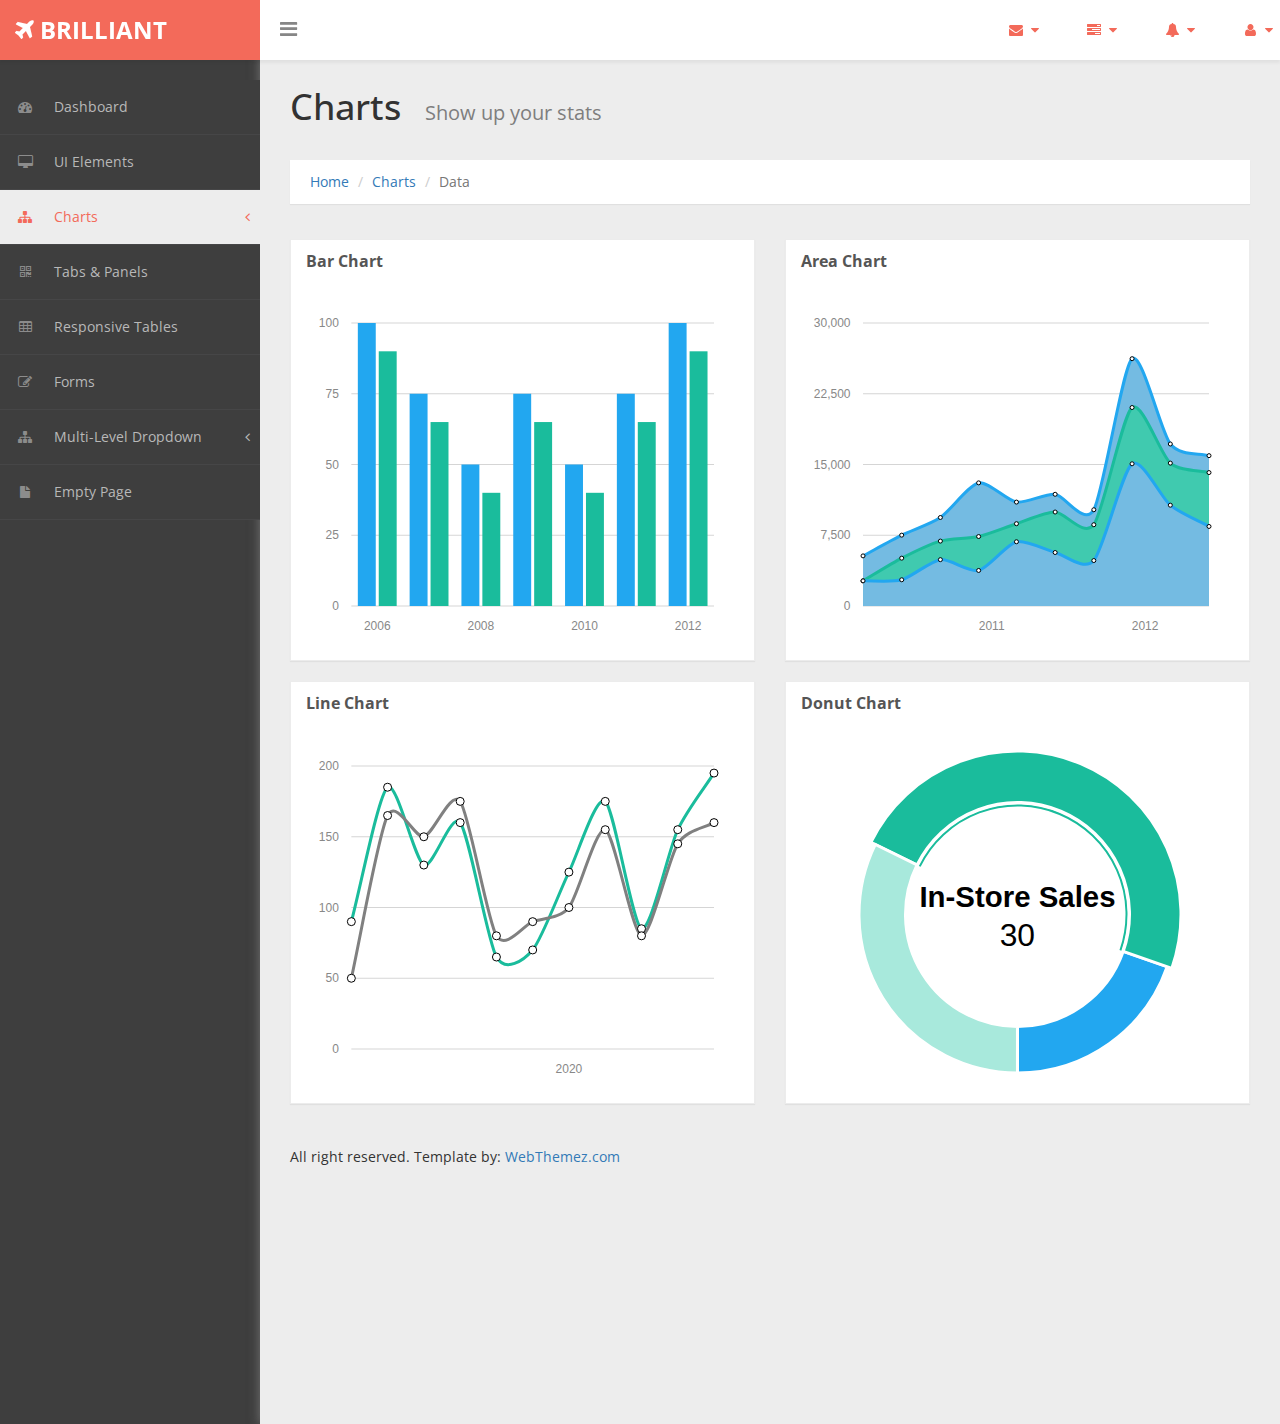
<file: bootstrap admin/morris-chart.html>
﻿<!DOCTYPE html> 
<!-- 
Template Name: BRILLIANT Bootstrap Admin Template
Version: 4.5.6
Author: WebThemez
Website: http://www.webthemez.com/ 
-->
<html xmlns="http://www.w3.org/1999/xhtml">
<head>
      <meta charset="utf-8" />
    <meta name="viewport" content="width=device-width, initial-scale=1.0" />
	<meta content="" name="description" />
    <meta content="webthemez" name="author" />
    <title>Bootstrap Admin Template : BRILLIANT - WebThemez</title>
	<!-- Bootstrap Styles-->
    <link href="assets/css/bootstrap.css" rel="stylesheet" />
     <!-- FontAwesome Styles-->
    <link href="assets/css/font-awesome.css" rel="stylesheet" />
     <!-- Morris Chart Styles-->
    <link href="assets/js/morris/morris-0.4.3.min.css" rel="stylesheet" />
        <!-- Custom Styles-->
    <link href="assets/css/custom-styles.css" rel="stylesheet" />
     <!-- Google Fonts-->
   <link href='http://fonts.googleapis.com/css?family=Open+Sans' rel='stylesheet' type='text/css' />
</head>
<body>
    <div id="wrapper">
        <nav class="navbar navbar-default top-navbar" role="navigation">
            <div class="navbar-header">
                <button type="button" class="navbar-toggle" data-toggle="collapse" data-target=".sidebar-collapse">
                    <span class="sr-only">Toggle navigation</span>
                    <span class="icon-bar"></span>
                    <span class="icon-bar"></span>
                    <span class="icon-bar"></span>
                </button>
                <a class="navbar-brand" href="index.html"><strong><i class="icon fa fa-plane"></i> BRILLIANT</strong></a>
				<div id="sideNav" href="">
		<i class="fa fa-bars icon"></i> 
		</div>
            </div>

            <ul class="nav navbar-top-links navbar-right">
                <li class="dropdown">
                    <a class="dropdown-toggle" data-toggle="dropdown" href="#" aria-expanded="false">
                        <i class="fa fa-envelope fa-fw"></i> <i class="fa fa-caret-down"></i>
                    </a>
                    <ul class="dropdown-menu dropdown-messages">
                        <li>
                            <a href="#">
                                <div>
                                    <strong>John Doe</strong>
                                    <span class="pull-right text-muted">
                                        <em>Today</em>
                                    </span>
                                </div>
                                <div>Lorem Ipsum has been the industry's standard dummy text ever since the 1500s...</div>
                            </a>
                        </li>
                        <li class="divider"></li>
                        <li>
                            <a href="#">
                                <div>
                                    <strong>John Smith</strong>
                                    <span class="pull-right text-muted">
                                        <em>Yesterday</em>
                                    </span>
                                </div>
                                <div>Lorem Ipsum has been the industry's standard dummy text ever since an kwilnw...</div>
                            </a>
                        </li>
                        <li class="divider"></li>
                        <li>
                            <a href="#">
                                <div>
                                    <strong>John Smith</strong>
                                    <span class="pull-right text-muted">
                                        <em>Yesterday</em>
                                    </span>
                                </div>
                                <div>Lorem Ipsum has been the industry's standard dummy text ever since the...</div>
                            </a>
                        </li>
                        <li class="divider"></li>
                        <li>
                            <a class="text-center" href="#">
                                <strong>Read All Messages</strong>
                                <i class="fa fa-angle-right"></i>
                            </a>
                        </li>
                    </ul>
                    <!-- /.dropdown-messages -->
                </li>
                <!-- /.dropdown -->
                <li class="dropdown">
                    <a class="dropdown-toggle" data-toggle="dropdown" href="#" aria-expanded="false">
                        <i class="fa fa-tasks fa-fw"></i> <i class="fa fa-caret-down"></i>
                    </a>
                    <ul class="dropdown-menu dropdown-tasks">
                        <li>
                            <a href="#">
                                <div>
                                    <p>
                                        <strong>Task 1</strong>
                                        <span class="pull-right text-muted">60% Complete</span>
                                    </p>
                                    <div class="progress progress-striped active">
                                        <div class="progress-bar progress-bar-success" role="progressbar" aria-valuenow="60" aria-valuemin="0" aria-valuemax="100" style="width: 60%">
                                            <span class="sr-only">60% Complete (success)</span>
                                        </div>
                                    </div>
                                </div>
                            </a>
                        </li>
                        <li class="divider"></li>
                        <li>
                            <a href="#">
                                <div>
                                    <p>
                                        <strong>Task 2</strong>
                                        <span class="pull-right text-muted">28% Complete</span>
                                    </p>
                                    <div class="progress progress-striped active">
                                        <div class="progress-bar progress-bar-info" role="progressbar" aria-valuenow="28" aria-valuemin="0" aria-valuemax="100" style="width: 28%">
                                            <span class="sr-only">28% Complete</span>
                                        </div>
                                    </div>
                                </div>
                            </a>
                        </li>
                        <li class="divider"></li>
                        <li>
                            <a href="#">
                                <div>
                                    <p>
                                        <strong>Task 3</strong>
                                        <span class="pull-right text-muted">60% Complete</span>
                                    </p>
                                    <div class="progress progress-striped active">
                                        <div class="progress-bar progress-bar-warning" role="progressbar" aria-valuenow="60" aria-valuemin="0" aria-valuemax="100" style="width: 60%">
                                            <span class="sr-only">60% Complete (warning)</span>
                                        </div>
                                    </div>
                                </div>
                            </a>
                        </li>
                        <li class="divider"></li>
                        <li>
                            <a href="#">
                                <div>
                                    <p>
                                        <strong>Task 4</strong>
                                        <span class="pull-right text-muted">85% Complete</span>
                                    </p>
                                    <div class="progress progress-striped active">
                                        <div class="progress-bar progress-bar-danger" role="progressbar" aria-valuenow="85" aria-valuemin="0" aria-valuemax="100" style="width: 85%">
                                            <span class="sr-only">85% Complete (danger)</span>
                                        </div>
                                    </div>
                                </div>
                            </a>
                        </li>
                        <li class="divider"></li>
                        <li>
                            <a class="text-center" href="#">
                                <strong>See All Tasks</strong>
                                <i class="fa fa-angle-right"></i>
                            </a>
                        </li>
                    </ul>
                    <!-- /.dropdown-tasks -->
                </li>
                <!-- /.dropdown -->
                <li class="dropdown">
                    <a class="dropdown-toggle" data-toggle="dropdown" href="#" aria-expanded="false">
                        <i class="fa fa-bell fa-fw"></i> <i class="fa fa-caret-down"></i>
                    </a>
                    <ul class="dropdown-menu dropdown-alerts">
                        <li>
                            <a href="#">
                                <div>
                                    <i class="fa fa-comment fa-fw"></i> New Comment
                                    <span class="pull-right text-muted small">4 min</span>
                                </div>
                            </a>
                        </li>
                        <li class="divider"></li>
                        <li>
                            <a href="#">
                                <div>
                                    <i class="fa fa-twitter fa-fw"></i> 3 New Followers
                                    <span class="pull-right text-muted small">12 min</span>
                                </div>
                            </a>
                        </li>
                        <li class="divider"></li>
                        <li>
                            <a href="#">
                                <div>
                                    <i class="fa fa-envelope fa-fw"></i> Message Sent
                                    <span class="pull-right text-muted small">4 min</span>
                                </div>
                            </a>
                        </li>
                        <li class="divider"></li>
                        <li>
                            <a href="#">
                                <div>
                                    <i class="fa fa-tasks fa-fw"></i> New Task
                                    <span class="pull-right text-muted small">4 min</span>
                                </div>
                            </a>
                        </li>
                        <li class="divider"></li>
                        <li>
                            <a href="#">
                                <div>
                                    <i class="fa fa-upload fa-fw"></i> Server Rebooted
                                    <span class="pull-right text-muted small">4 min</span>
                                </div>
                            </a>
                        </li>
                        <li class="divider"></li>
                        <li>
                            <a class="text-center" href="#">
                                <strong>See All Alerts</strong>
                                <i class="fa fa-angle-right"></i>
                            </a>
                        </li>
                    </ul>
                    <!-- /.dropdown-alerts -->
                </li>
                <!-- /.dropdown -->
                <li class="dropdown">
                    <a class="dropdown-toggle" data-toggle="dropdown" href="#" aria-expanded="false">
                        <i class="fa fa-user fa-fw"></i> <i class="fa fa-caret-down"></i>
                    </a>
                    <ul class="dropdown-menu dropdown-user">
                        <li><a href="#"><i class="fa fa-user fa-fw"></i> User Profile</a>
                        </li>
                        <li><a href="#"><i class="fa fa-gear fa-fw"></i> Settings</a>
                        </li>
                        <li class="divider"></li>
                        <li><a href="#"><i class="fa fa-sign-out fa-fw"></i> Logout</a>
                        </li>
                    </ul>
                    <!-- /.dropdown-user -->
                </li>
                <!-- /.dropdown -->
            </ul>
        </nav>
        <!--/. NAV TOP  -->
        <nav class="navbar-default navbar-side" role="navigation">
            <div class="sidebar-collapse">
                <ul class="nav" id="main-menu">

                    <li>
                        <a href="index.html"><i class="fa fa-dashboard"></i> Dashboard</a>
                    </li>
                    <li>
                        <a href="ui-elements.html"><i class="fa fa-desktop"></i> UI Elements</a>
                    </li>
					 
					 <li>
                        <a href="#" class="active-menu"><i class="fa fa-sitemap"></i> Charts<span class="fa arrow"></span></a>
                        <ul class="nav nav-second-level">
                            <li>
                                <a href="chart.html">Charts JS</a>
                            </li>
                            <li>
                                <a href="morris-chart.html">Morris Chart</a>
                            </li>
							</ul>
						</li>	
                    <li>
                        <a href="tab-panel.html"><i class="fa fa-qrcode"></i> Tabs & Panels</a>
                    </li>
                    
                    <li>
                        <a href="table.html"><i class="fa fa-table"></i> Responsive Tables</a>
                    </li>
                    <li>
                        <a href="form.html"><i class="fa fa-edit"></i> Forms </a>
                    </li>


                    <li>
                        <a href="#"><i class="fa fa-sitemap"></i> Multi-Level Dropdown<span class="fa arrow"></span></a>
                        <ul class="nav nav-second-level">
                            <li>
                                <a href="#">Second Level Link</a>
                            </li>
                            <li>
                                <a href="#">Second Level Link</a>
                            </li>
                            <li>
                                <a href="#">Second Level Link<span class="fa arrow"></span></a>
                                <ul class="nav nav-third-level">
                                    <li>
                                        <a href="#">Third Level Link</a>
                                    </li>
                                    <li>
                                        <a href="#">Third Level Link</a>
                                    </li>
                                    <li>
                                        <a href="#">Third Level Link</a>
                                    </li>

                                </ul>

                            </li>
                        </ul>
                    </li>
                    <li>
                        <a href="empty.html"><i class="fa fa-fw fa-file"></i> Empty Page</a>
                    </li>
                </ul>

            </div>

        </nav>
        <!-- /. NAV SIDE  -->
        <div id="page-wrapper">
		  <div class="header"> 
                        <h1 class="page-header">
                             Charts <small>Show up your stats</small>
                        </h1>
						<ol class="breadcrumb">
					  <li><a href="#">Home</a></li>
					  <li><a href="#">Charts</a></li>
					  <li class="active">Data</li>
					</ol> 
									
		</div>
            <div id="page-inner"> 
             
                <div class="row"> 
                    
                      
                               <div class="col-md-6 col-sm-12 col-xs-12">                     
                    <div class="panel panel-default">
                        <div class="panel-heading">
                            Bar Chart
                        </div>
                        <div class="panel-body">
                            <div id="morris-bar-chart"></div>
                        </div>
                    </div>            
                </div>
                      <div class="col-md-6 col-sm-12 col-xs-12">                     
                    <div class="panel panel-default">
                        <div class="panel-heading">
                            Area Chart
                        </div>
                        <div class="panel-body">
                            <div id="morris-area-chart"></div>
                        </div>
                    </div>            
                </div> 
                
           </div>
                 <!-- /. ROW  -->
                <div class="row">                     
                      
                               <div class="col-md-6 col-sm-12 col-xs-12">                     
                    <div class="panel panel-default">
                        <div class="panel-heading">
                            Line Chart
                        </div>
                        <div class="panel-body">
                            <div id="morris-line-chart"></div>
                        </div>
                    </div>            
                </div>
                      <div class="col-md-6 col-sm-12 col-xs-12">                     
                    <div class="panel panel-default">
                        <div class="panel-heading">
                            Donut Chart
                        </div>
                        <div class="panel-body">                            
							<div id="morris-donut-chart"></div>
                        </div>
                    </div>            
                </div> 
                
           </div>
                 <!-- /. ROW  -->
				 <footer><p>All right reserved. Template by: <a href="http://webthemez.com">WebThemez.com</a></p></footer>
				</div>
             <!-- /. PAGE INNER  -->
            </div>
         <!-- /. PAGE WRAPPER  -->
        </div>
     <!-- /. WRAPPER  -->
    <!-- JS Scripts-->
    <!-- jQuery Js -->
    <script src="assets/js/jquery-1.10.2.js"></script>
      <!-- Bootstrap Js -->
    <script src="assets/js/bootstrap.min.js"></script>
    <!-- Metis Menu Js -->
    <script src="assets/js/jquery.metisMenu.js"></script>
     <!-- Morris Chart Js -->
     <script src="assets/js/morris/raphael-2.1.0.min.js"></script>
    <script src="assets/js/morris/morris.js"></script>
      <!-- Custom Js -->
    <script src="assets/js/custom-scripts.js"></script>
    
   
</body>
</html>
</file>
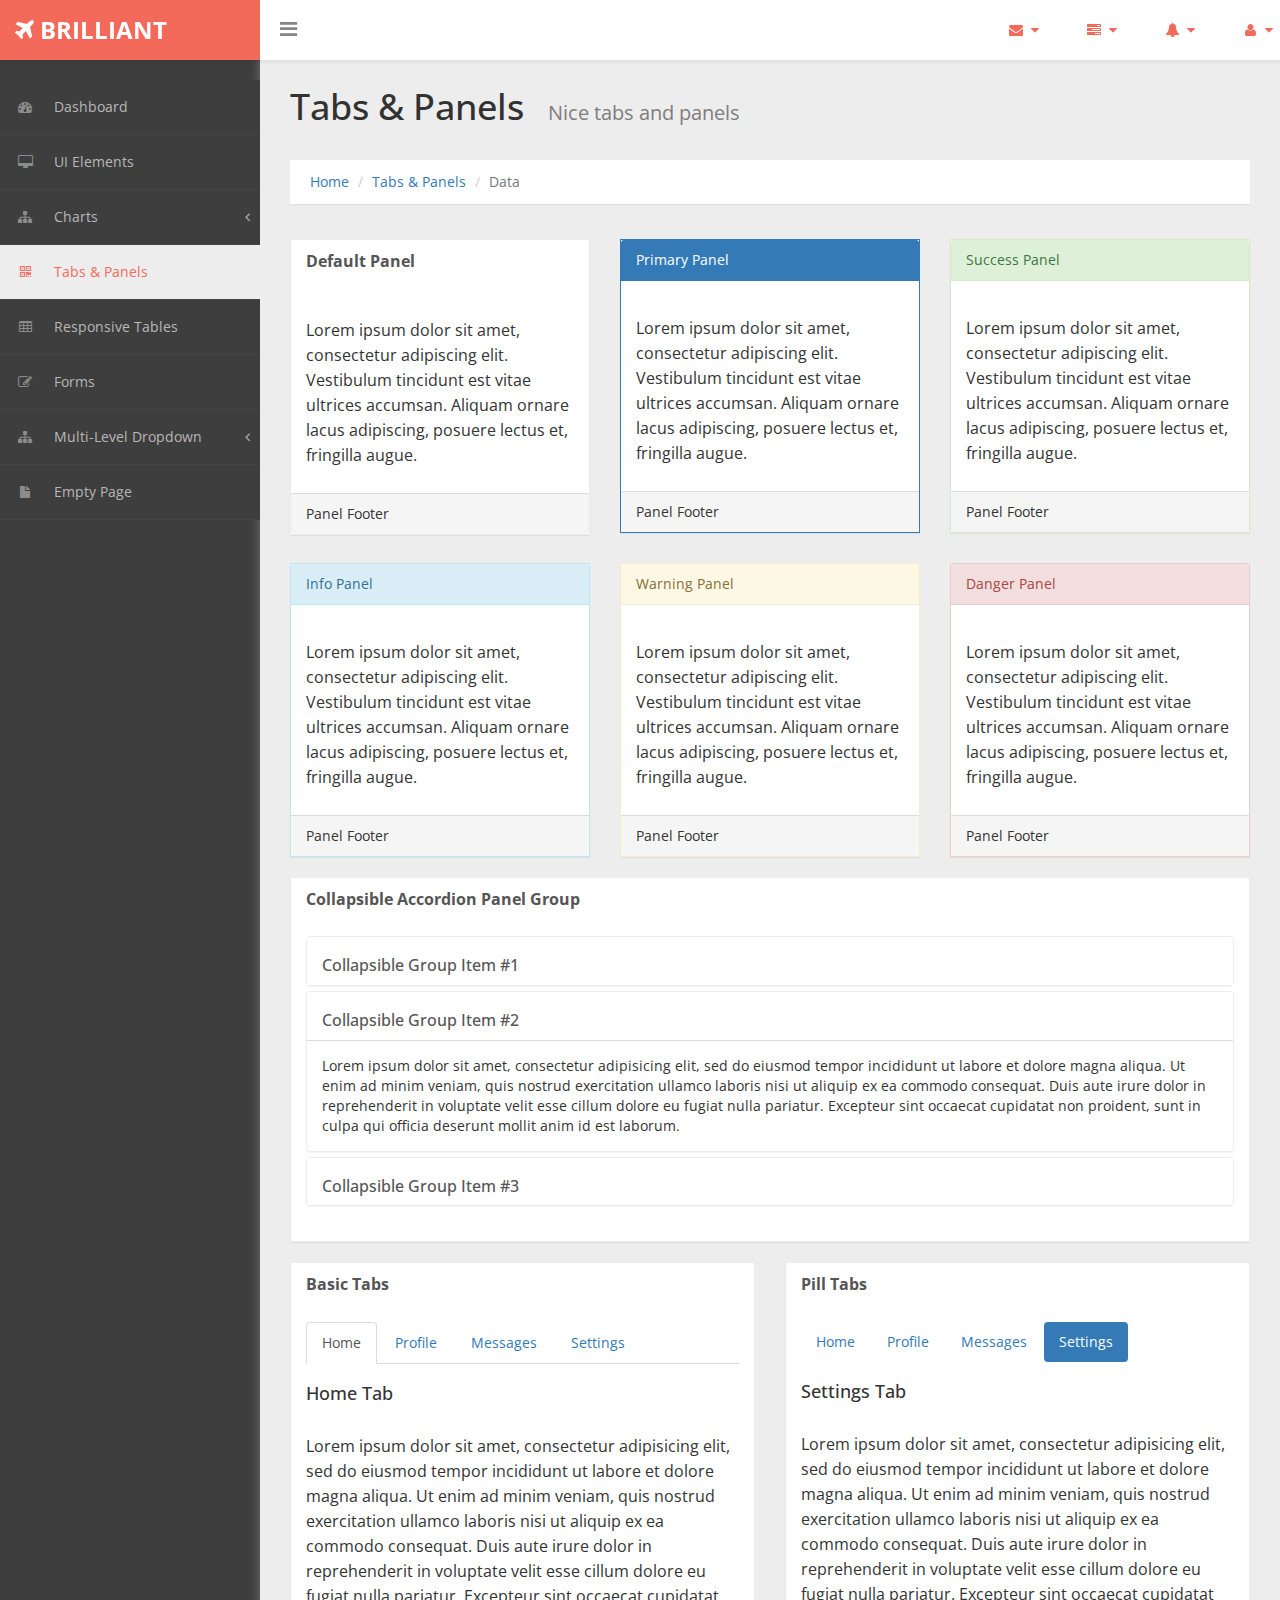
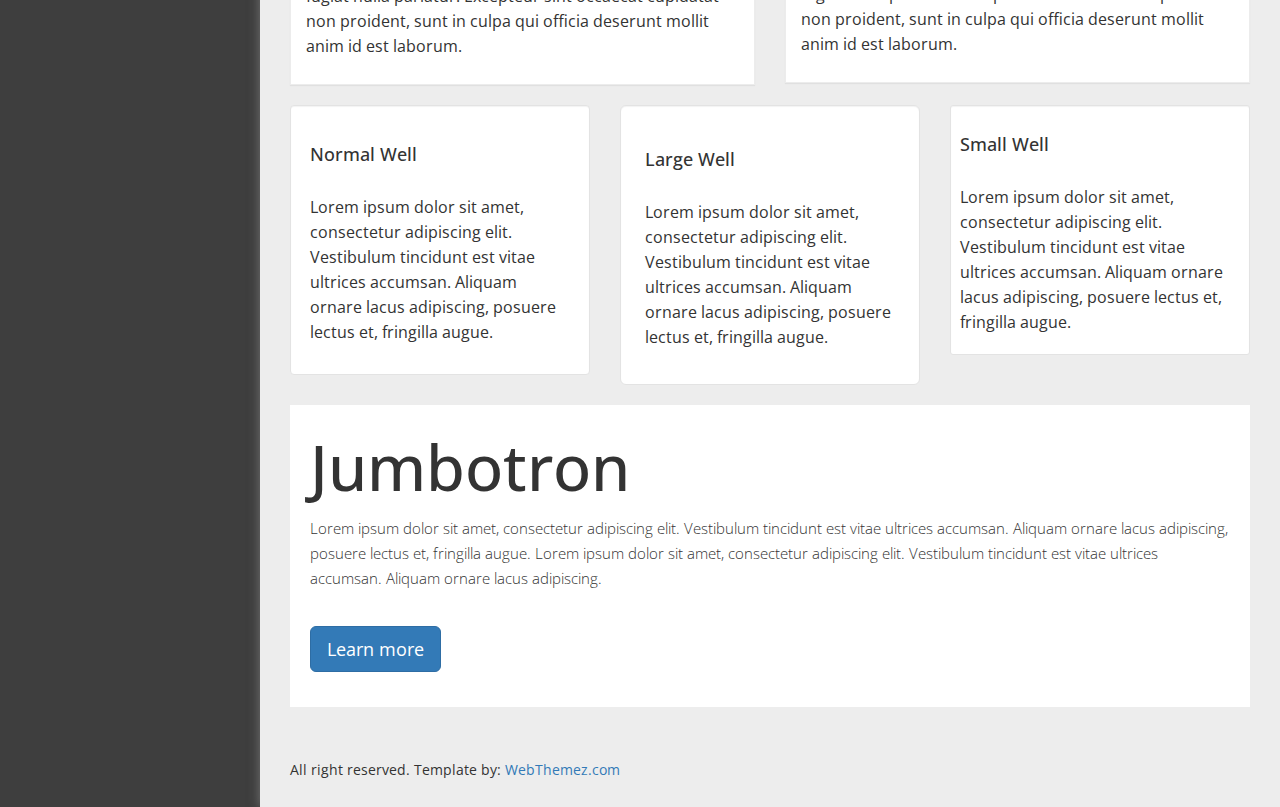
<file: bootstrap admin/tab-panel.html>
﻿<!DOCTYPE html>
<!-- 
Template Name: BRILLIANT Bootstrap Admin Template
Version: 4.5.6
Author: WebThemez
Website: http://www.webthemez.com/ 
-->
<html xmlns="http://www.w3.org/1999/xhtml">
<head>
      <meta charset="utf-8" />
    <meta name="viewport" content="width=device-width, initial-scale=1.0" />
	<meta content="" name="description" />
    <meta content="webthemez" name="author" />
    <title>Bootstrap html5 Admin Template : Master - WebThemez</title>
	<!-- Bootstrap Styles-->
    <link href="assets/css/bootstrap.css" rel="stylesheet" />
     <!-- FontAwesome Styles-->
    <link href="assets/css/font-awesome.css" rel="stylesheet" />
        <!-- Custom Styles-->
    <link href="assets/css/custom-styles.css" rel="stylesheet" />
     <!-- Google Fonts-->
   <link href='http://fonts.googleapis.com/css?family=Open+Sans' rel='stylesheet' type='text/css' />
</head>
<body>
    <div id="wrapper">
        <nav class="navbar navbar-default top-navbar" role="navigation">
            <div class="navbar-header">
                <button type="button" class="navbar-toggle" data-toggle="collapse" data-target=".sidebar-collapse">
                    <span class="sr-only">Toggle navigation</span>
                    <span class="icon-bar"></span>
                    <span class="icon-bar"></span>
                    <span class="icon-bar"></span>
                </button>
                <a class="navbar-brand" href="index.html"><strong><i class="icon fa fa-plane"></i> BRILLIANT</strong></a>
				<div id="sideNav" href="">
		<i class="fa fa-bars icon"></i> 
		</div>
            </div>

            <ul class="nav navbar-top-links navbar-right">
                <li class="dropdown">
                    <a class="dropdown-toggle" data-toggle="dropdown" href="#" aria-expanded="false">
                        <i class="fa fa-envelope fa-fw"></i> <i class="fa fa-caret-down"></i>
                    </a>
                    <ul class="dropdown-menu dropdown-messages">
                        <li>
                            <a href="#">
                                <div>
                                    <strong>John Doe</strong>
                                    <span class="pull-right text-muted">
                                        <em>Today</em>
                                    </span>
                                </div>
                                <div>Lorem Ipsum has been the industry's standard dummy text ever since the 1500s...</div>
                            </a>
                        </li>
                        <li class="divider"></li>
                        <li>
                            <a href="#">
                                <div>
                                    <strong>John Smith</strong>
                                    <span class="pull-right text-muted">
                                        <em>Yesterday</em>
                                    </span>
                                </div>
                                <div>Lorem Ipsum has been the industry's standard dummy text ever since an kwilnw...</div>
                            </a>
                        </li>
                        <li class="divider"></li>
                        <li>
                            <a href="#">
                                <div>
                                    <strong>John Smith</strong>
                                    <span class="pull-right text-muted">
                                        <em>Yesterday</em>
                                    </span>
                                </div>
                                <div>Lorem Ipsum has been the industry's standard dummy text ever since the...</div>
                            </a>
                        </li>
                        <li class="divider"></li>
                        <li>
                            <a class="text-center" href="#">
                                <strong>Read All Messages</strong>
                                <i class="fa fa-angle-right"></i>
                            </a>
                        </li>
                    </ul>
                    <!-- /.dropdown-messages -->
                </li>
                <!-- /.dropdown -->
                <li class="dropdown">
                    <a class="dropdown-toggle" data-toggle="dropdown" href="#" aria-expanded="false">
                        <i class="fa fa-tasks fa-fw"></i> <i class="fa fa-caret-down"></i>
                    </a>
                    <ul class="dropdown-menu dropdown-tasks">
                        <li>
                            <a href="#">
                                <div>
                                    <p>
                                        <strong>Task 1</strong>
                                        <span class="pull-right text-muted">60% Complete</span>
                                    </p>
                                    <div class="progress progress-striped active">
                                        <div class="progress-bar progress-bar-success" role="progressbar" aria-valuenow="60" aria-valuemin="0" aria-valuemax="100" style="width: 60%">
                                            <span class="sr-only">60% Complete (success)</span>
                                        </div>
                                    </div>
                                </div>
                            </a>
                        </li>
                        <li class="divider"></li>
                        <li>
                            <a href="#">
                                <div>
                                    <p>
                                        <strong>Task 2</strong>
                                        <span class="pull-right text-muted">28% Complete</span>
                                    </p>
                                    <div class="progress progress-striped active">
                                        <div class="progress-bar progress-bar-info" role="progressbar" aria-valuenow="28" aria-valuemin="0" aria-valuemax="100" style="width: 28%">
                                            <span class="sr-only">28% Complete</span>
                                        </div>
                                    </div>
                                </div>
                            </a>
                        </li>
                        <li class="divider"></li>
                        <li>
                            <a href="#">
                                <div>
                                    <p>
                                        <strong>Task 3</strong>
                                        <span class="pull-right text-muted">60% Complete</span>
                                    </p>
                                    <div class="progress progress-striped active">
                                        <div class="progress-bar progress-bar-warning" role="progressbar" aria-valuenow="60" aria-valuemin="0" aria-valuemax="100" style="width: 60%">
                                            <span class="sr-only">60% Complete (warning)</span>
                                        </div>
                                    </div>
                                </div>
                            </a>
                        </li>
                        <li class="divider"></li>
                        <li>
                            <a href="#">
                                <div>
                                    <p>
                                        <strong>Task 4</strong>
                                        <span class="pull-right text-muted">85% Complete</span>
                                    </p>
                                    <div class="progress progress-striped active">
                                        <div class="progress-bar progress-bar-danger" role="progressbar" aria-valuenow="85" aria-valuemin="0" aria-valuemax="100" style="width: 85%">
                                            <span class="sr-only">85% Complete (danger)</span>
                                        </div>
                                    </div>
                                </div>
                            </a>
                        </li>
                        <li class="divider"></li>
                        <li>
                            <a class="text-center" href="#">
                                <strong>See All Tasks</strong>
                                <i class="fa fa-angle-right"></i>
                            </a>
                        </li>
                    </ul>
                    <!-- /.dropdown-tasks -->
                </li>
                <!-- /.dropdown -->
                <li class="dropdown">
                    <a class="dropdown-toggle" data-toggle="dropdown" href="#" aria-expanded="false">
                        <i class="fa fa-bell fa-fw"></i> <i class="fa fa-caret-down"></i>
                    </a>
                    <ul class="dropdown-menu dropdown-alerts">
                        <li>
                            <a href="#">
                                <div>
                                    <i class="fa fa-comment fa-fw"></i> New Comment
                                    <span class="pull-right text-muted small">4 min</span>
                                </div>
                            </a>
                        </li>
                        <li class="divider"></li>
                        <li>
                            <a href="#">
                                <div>
                                    <i class="fa fa-twitter fa-fw"></i> 3 New Followers
                                    <span class="pull-right text-muted small">12 min</span>
                                </div>
                            </a>
                        </li>
                        <li class="divider"></li>
                        <li>
                            <a href="#">
                                <div>
                                    <i class="fa fa-envelope fa-fw"></i> Message Sent
                                    <span class="pull-right text-muted small">4 min</span>
                                </div>
                            </a>
                        </li>
                        <li class="divider"></li>
                        <li>
                            <a href="#">
                                <div>
                                    <i class="fa fa-tasks fa-fw"></i> New Task
                                    <span class="pull-right text-muted small">4 min</span>
                                </div>
                            </a>
                        </li>
                        <li class="divider"></li>
                        <li>
                            <a href="#">
                                <div>
                                    <i class="fa fa-upload fa-fw"></i> Server Rebooted
                                    <span class="pull-right text-muted small">4 min</span>
                                </div>
                            </a>
                        </li>
                        <li class="divider"></li>
                        <li>
                            <a class="text-center" href="#">
                                <strong>See All Alerts</strong>
                                <i class="fa fa-angle-right"></i>
                            </a>
                        </li>
                    </ul>
                    <!-- /.dropdown-alerts -->
                </li>
                <!-- /.dropdown -->
                <li class="dropdown">
                    <a class="dropdown-toggle" data-toggle="dropdown" href="#" aria-expanded="false">
                        <i class="fa fa-user fa-fw"></i> <i class="fa fa-caret-down"></i>
                    </a>
                    <ul class="dropdown-menu dropdown-user">
                        <li><a href="#"><i class="fa fa-user fa-fw"></i> User Profile</a>
                        </li>
                        <li><a href="#"><i class="fa fa-gear fa-fw"></i> Settings</a>
                        </li>
                        <li class="divider"></li>
                        <li><a href="#"><i class="fa fa-sign-out fa-fw"></i> Logout</a>
                        </li>
                    </ul>
                    <!-- /.dropdown-user -->
                </li>
                <!-- /.dropdown -->
            </ul>
        </nav>
        <!--/. NAV TOP  -->
        <nav class="navbar-default navbar-side" role="navigation">
            <div class="sidebar-collapse">
                <ul class="nav" id="main-menu">

                    <li>
                        <a href="index.html"><i class="fa fa-dashboard"></i> Dashboard</a>
                    </li>
                    <li>
                        <a href="ui-elements.html"><i class="fa fa-desktop"></i> UI Elements</a>
                    </li>
					 
					 <li>
                        <a href="#"><i class="fa fa-sitemap"></i> Charts<span class="fa arrow"></span></a>
                        <ul class="nav nav-second-level">
                            <li>
                                <a href="chart.html">Charts JS</a>
                            </li>
                            <li>
                                <a href="morris-chart.html">Morris Chart</a>
                            </li>
							</ul>
						</li>	
                    <li>
                        <a href="tab-panel.html" class="active-menu"><i class="fa fa-qrcode"></i> Tabs & Panels</a>
                    </li>
                    
                    <li>
                        <a href="table.html"><i class="fa fa-table"></i> Responsive Tables</a>
                    </li>
                    <li>
                        <a href="form.html"><i class="fa fa-edit"></i> Forms </a>
                    </li>


                    <li>
                        <a href="#"><i class="fa fa-sitemap"></i> Multi-Level Dropdown<span class="fa arrow"></span></a>
                        <ul class="nav nav-second-level">
                            <li>
                                <a href="#">Second Level Link</a>
                            </li>
                            <li>
                                <a href="#">Second Level Link</a>
                            </li>
                            <li>
                                <a href="#">Second Level Link<span class="fa arrow"></span></a>
                                <ul class="nav nav-third-level">
                                    <li>
                                        <a href="#">Third Level Link</a>
                                    </li>
                                    <li>
                                        <a href="#">Third Level Link</a>
                                    </li>
                                    <li>
                                        <a href="#">Third Level Link</a>
                                    </li>

                                </ul>

                            </li>
                        </ul>
                    </li>
                    <li>
                        <a href="empty.html"><i class="fa fa-fw fa-file"></i> Empty Page</a>
                    </li>
                </ul>

            </div>

        </nav>
        <!-- /. NAV SIDE  -->
        <div id="page-wrapper" >
			  <div class="header"> 
                        <h1 class="page-header">
                            Tabs & Panels <small>Nice tabs and panels</small>
                        </h1>
						<ol class="breadcrumb">
					  <li><a href="#">Home</a></li>
					  <li><a href="#">Tabs & Panels</a></li>
					  <li class="active">Data</li>
					</ol> 
									
		</div>
		
            <div id="page-inner"> 
                                 
            <div class="row">
                <div class="col-md-4 col-sm-4">
                    <div class="panel panel-default">
                        <div class="panel-heading">
                            Default Panel
                        </div>
                        <div class="panel-body">
                            <p>Lorem ipsum dolor sit amet, consectetur adipiscing elit. Vestibulum tincidunt est vitae ultrices accumsan. Aliquam ornare lacus adipiscing, posuere lectus et, fringilla augue.</p>
                        </div>
                        <div class="panel-footer">
                            Panel Footer
                        </div>
                    </div>
                </div>
                <div class="col-md-4 col-sm-4">
                    <div class="panel panel-primary">
                        <div class="panel-heading">
                            Primary Panel
                        </div>
                        <div class="panel-body">
                            <p>Lorem ipsum dolor sit amet, consectetur adipiscing elit. Vestibulum tincidunt est vitae ultrices accumsan. Aliquam ornare lacus adipiscing, posuere lectus et, fringilla augue.</p>
                        </div>
                        <div class="panel-footer">
                            Panel Footer
                        </div>
                    </div>
                </div>
                <div class="col-md-4 col-sm-4">
                    <div class="panel panel-success">
                        <div class="panel-heading">
                            Success Panel
                        </div>
                        <div class="panel-body">
                            <p>Lorem ipsum dolor sit amet, consectetur adipiscing elit. Vestibulum tincidunt est vitae ultrices accumsan. Aliquam ornare lacus adipiscing, posuere lectus et, fringilla augue.</p>
                        </div>
                        <div class="panel-footer">
                            Panel Footer
                        </div>
                    </div>
                </div>
            </div>
                   <!-- /. ROW  -->
            <div class="row">
                <div class="col-md-4 col-sm-4">
                    <div class="panel panel-info">
                        <div class="panel-heading">
                            Info Panel
                        </div>
                        <div class="panel-body">
                            <p>Lorem ipsum dolor sit amet, consectetur adipiscing elit. Vestibulum tincidunt est vitae ultrices accumsan. Aliquam ornare lacus adipiscing, posuere lectus et, fringilla augue.</p>
                        </div>
                        <div class="panel-footer">
                            Panel Footer
                        </div>
                    </div>
                </div>
                <div class="col-md-4 col-sm-4">
                    <div class="panel panel-warning">
                        <div class="panel-heading">
                            Warning Panel
                        </div>
                        <div class="panel-body">
                            <p>Lorem ipsum dolor sit amet, consectetur adipiscing elit. Vestibulum tincidunt est vitae ultrices accumsan. Aliquam ornare lacus adipiscing, posuere lectus et, fringilla augue.</p>
                        </div>
                        <div class="panel-footer">
                            Panel Footer
                        </div>
                    </div>
                </div>
                <div class="col-md-4 col-sm-4">
                    <div class="panel panel-danger">
                        <div class="panel-heading">
                            Danger Panel
                        </div>
                        <div class="panel-body">
                            <p>Lorem ipsum dolor sit amet, consectetur adipiscing elit. Vestibulum tincidunt est vitae ultrices accumsan. Aliquam ornare lacus adipiscing, posuere lectus et, fringilla augue.</p>
                        </div>
                        <div class="panel-footer">
                            Panel Footer
                        </div>
                    </div>
                </div>
            </div>
                    <!-- /. ROW  -->
            <div class="row">
                <div class="col-md-12">
                    <div class="panel panel-default">
                        <div class="panel-heading">
                            Collapsible Accordion Panel Group
                        </div>
                        <div class="panel-body">
                            <div class="panel-group" id="accordion">
                                <div class="panel panel-default">
                                    <div class="panel-heading">
                                        <h4 class="panel-title">
                                            <a data-toggle="collapse" data-parent="#accordion" href="#collapseOne" class="collapsed">Collapsible Group Item #1</a>
                                        </h4>
                                    </div>
                                    <div id="collapseOne" class="panel-collapse collapse" style="height: 0px;">
                                        <div class="panel-body">
                                            Lorem ipsum dolor sit amet, consectetur adipisicing elit, sed do eiusmod tempor incididunt ut labore et dolore magna aliqua. Ut enim ad minim veniam, quis nostrud exercitation ullamco laboris nisi ut aliquip ex ea commodo consequat. Duis aute irure dolor in reprehenderit in voluptate velit esse cillum dolore eu fugiat nulla pariatur. Excepteur sint occaecat cupidatat non proident, sunt in culpa qui officia deserunt mollit anim id est laborum.
                                        </div>
                                    </div>
                                </div>
                                <div class="panel panel-default">
                                    <div class="panel-heading">
                                        <h4 class="panel-title">
                                            <a data-toggle="collapse" data-parent="#accordion" href="#collapseTwo">Collapsible Group Item #2</a>
                                        </h4>
                                    </div>
                                    <div id="collapseTwo" class="panel-collapse in" style="height: auto;">
                                        <div class="panel-body">
                                            Lorem ipsum dolor sit amet, consectetur adipisicing elit, sed do eiusmod tempor incididunt ut labore et dolore magna aliqua. Ut enim ad minim veniam, quis nostrud exercitation ullamco laboris nisi ut aliquip ex ea commodo consequat. Duis aute irure dolor in reprehenderit in voluptate velit esse cillum dolore eu fugiat nulla pariatur. Excepteur sint occaecat cupidatat non proident, sunt in culpa qui officia deserunt mollit anim id est laborum.
                                        </div>
                                    </div>
                                </div>
                                <div class="panel panel-default">
                                    <div class="panel-heading">
                                        <h4 class="panel-title">
                                            <a data-toggle="collapse" data-parent="#accordion" href="#collapseThree" class="collapsed">Collapsible Group Item #3</a>
                                        </h4>
                                    </div>
                                    <div id="collapseThree" class="panel-collapse collapse">
                                        <div class="panel-body">
                                            Lorem ipsum dolor sit amet, consectetur adipisicing elit, sed do eiusmod tempor incididunt ut labore et dolore magna aliqua. Ut enim ad minim veniam, quis nostrud exercitation ullamco laboris nisi ut aliquip ex ea commodo consequat. Duis aute irure dolor in reprehenderit in voluptate velit esse cillum dolore eu fugiat nulla pariatur. Excepteur sint occaecat cupidatat non proident, sunt in culpa qui officia deserunt mollit anim id est laborum.
                                        </div>
                                    </div>
                                </div>
                            </div>
                        </div>
                    </div>
                </div>
            </div>
                    <!-- /. ROW  -->
            <div class="row">
                <div class="col-md-6 col-sm-6">
                    <div class="panel panel-default">
                        <div class="panel-heading">
                            Basic Tabs
                        </div>
                        <div class="panel-body">
                            <ul class="nav nav-tabs">
                                <li class="active"><a href="#home" data-toggle="tab">Home</a>
                                </li>
                                <li class=""><a href="#profile" data-toggle="tab">Profile</a>
                                </li>
                                <li class=""><a href="#messages" data-toggle="tab">Messages</a>
                                </li>
                                <li class=""><a href="#settings" data-toggle="tab">Settings</a>
                                </li>
                            </ul>

                            <div class="tab-content">
                                <div class="tab-pane fade active in" id="home">
                                    <h4>Home Tab</h4>
                                    <p>Lorem ipsum dolor sit amet, consectetur adipisicing elit, sed do eiusmod tempor incididunt ut labore et dolore magna aliqua. Ut enim ad minim veniam, quis nostrud exercitation ullamco laboris nisi ut aliquip ex ea commodo consequat. Duis aute irure dolor in reprehenderit in voluptate velit esse cillum dolore eu fugiat nulla pariatur. Excepteur sint occaecat cupidatat non proident, sunt in culpa qui officia deserunt mollit anim id est laborum.</p>
                                </div>
                                <div class="tab-pane fade" id="profile">
                                    <h4>Profile Tab</h4>
                                    <p>Lorem ipsum dolor sit amet, consectetur adipisicing elit, sed do eiusmod tempor incididunt ut labore et dolore magna aliqua. Ut enim ad minim veniam, quis nostrud exercitation ullamco laboris nisi ut aliquip ex ea commodo consequat. Duis aute irure dolor in reprehenderit in voluptate velit esse cillum dolore eu fugiat nulla pariatur. Excepteur sint occaecat cupidatat non proident, sunt in culpa qui officia deserunt mollit anim id est laborum.</p>
                                </div>
                                <div class="tab-pane fade" id="messages">
                                    <h4>Messages Tab</h4>
                                    <p>Lorem ipsum dolor sit amet, consectetur adipisicing elit, sed do eiusmod tempor incididunt ut labore et dolore magna aliqua. Ut enim ad minim veniam, quis nostrud exercitation ullamco laboris nisi ut aliquip ex ea commodo consequat. Duis aute irure dolor in reprehenderit in voluptate velit esse cillum dolore eu fugiat nulla pariatur. Excepteur sint occaecat cupidatat non proident, sunt in culpa qui officia deserunt mollit anim id est laborum.</p>
                                </div>
                                <div class="tab-pane fade" id="settings">
                                    <h4>Settings Tab</h4>
                                    <p>Lorem ipsum dolor sit amet, consectetur adipisicing elit, sed do eiusmod tempor incididunt ut labore et dolore magna aliqua. Ut enim ad minim veniam, quis nostrud exercitation ullamco laboris nisi ut aliquip ex ea commodo consequat. Duis aute irure dolor in reprehenderit in voluptate velit esse cillum dolore eu fugiat nulla pariatur. Excepteur sint occaecat cupidatat non proident, sunt in culpa qui officia deserunt mollit anim id est laborum.</p>
                                </div>
                            </div>
                        </div>
                    </div>
                </div>
                <div class="col-md-6 col-sm-6">
                    <div class="panel panel-default">
                        <div class="panel-heading">
                            Pill Tabs
                        </div>
                        <div class="panel-body">
                            <ul class="nav nav-pills">
                                <li class=""><a href="#home-pills" data-toggle="tab">Home</a>
                                </li>
                                <li class=""><a href="#profile-pills" data-toggle="tab">Profile</a>
                                </li>
                                <li class=""><a href="#messages-pills" data-toggle="tab">Messages</a>
                                </li>
                                <li class="active"><a href="#settings-pills" data-toggle="tab">Settings</a>
                                </li>
                            </ul>

                            <div class="tab-content">
                                <div class="tab-pane fade" id="home-pills">
                                    <h4>Home Tab</h4>
                                    <p>Lorem ipsum dolor sit amet, consectetur adipisicing elit, sed do eiusmod tempor incididunt ut labore et dolore magna aliqua. Ut enim ad minim veniam, quis nostrud exercitation ullamco laboris nisi ut aliquip ex ea commodo consequat. Duis aute irure dolor in reprehenderit in voluptate velit esse cillum dolore eu fugiat nulla pariatur. Excepteur sint occaecat cupidatat non proident, sunt in culpa qui officia deserunt mollit anim id est laborum.</p>
                                </div>
                                <div class="tab-pane fade" id="profile-pills">
                                    <h4>Profile Tab</h4>
                                    <p>Lorem ipsum dolor sit amet, consectetur adipisicing elit, sed do eiusmod tempor incididunt ut labore et dolore magna aliqua. Ut enim ad minim veniam, quis nostrud exercitation ullamco laboris nisi ut aliquip ex ea commodo consequat. Duis aute irure dolor in reprehenderit in voluptate velit esse cillum dolore eu fugiat nulla pariatur. Excepteur sint occaecat cupidatat non proident, sunt in culpa qui officia deserunt mollit anim id est laborum.</p>
                                </div>
                                <div class="tab-pane fade" id="messages-pills">
                                    <h4>Messages Tab</h4>
                                    <p>Lorem ipsum dolor sit amet, consectetur adipisicing elit, sed do eiusmod tempor incididunt ut labore et dolore magna aliqua. Ut enim ad minim veniam, quis nostrud exercitation ullamco laboris nisi ut aliquip ex ea commodo consequat. Duis aute irure dolor in reprehenderit in voluptate velit esse cillum dolore eu fugiat nulla pariatur. Excepteur sint occaecat cupidatat non proident, sunt in culpa qui officia deserunt mollit anim id est laborum.</p>
                                </div>
                                <div class="tab-pane fade active in" id="settings-pills">
                                    <h4>Settings Tab</h4>
                                    <p>Lorem ipsum dolor sit amet, consectetur adipisicing elit, sed do eiusmod tempor incididunt ut labore et dolore magna aliqua. Ut enim ad minim veniam, quis nostrud exercitation ullamco laboris nisi ut aliquip ex ea commodo consequat. Duis aute irure dolor in reprehenderit in voluptate velit esse cillum dolore eu fugiat nulla pariatur. Excepteur sint occaecat cupidatat non proident, sunt in culpa qui officia deserunt mollit anim id est laborum.</p>
                                </div>
                            </div>
                        </div>
                    </div>
                </div>
            </div>
                    <!-- /. ROW  -->
            <div class="row">
                <div class="col-md-4 col-sm-4">
                    <div class="well">
                        <h4>Normal Well</h4>
                        <p>Lorem ipsum dolor sit amet, consectetur adipiscing elit. Vestibulum tincidunt est vitae ultrices accumsan. Aliquam ornare lacus adipiscing, posuere lectus et, fringilla augue.</p>
                    </div>
                </div>
                <div class="col-md-4 col-sm-4">
                    <div class="well well-lg">
                        <h4>Large Well</h4>
                        <p>Lorem ipsum dolor sit amet, consectetur adipiscing elit. Vestibulum tincidunt est vitae ultrices accumsan. Aliquam ornare lacus adipiscing, posuere lectus et, fringilla augue.</p>
                    </div>
                </div>
                <div class="col-md-4 col-sm-4">
                    <div class="well well-sm">
                        <h4>Small Well</h4>
                        <p>Lorem ipsum dolor sit amet, consectetur adipiscing elit. Vestibulum tincidunt est vitae ultrices accumsan. Aliquam ornare lacus adipiscing, posuere lectus et, fringilla augue.</p>
                    </div>
                </div>
            </div>
                    <!-- /. ROW  -->
            <div class="row">
                <div class="col-md-12">
                    <div class="jumbotron">
                        <h1>Jumbotron</h1>
                        <p>Lorem ipsum dolor sit amet, consectetur adipiscing elit. Vestibulum tincidunt est vitae ultrices accumsan. Aliquam ornare lacus adipiscing, posuere lectus et, fringilla augue. Lorem ipsum dolor sit amet, consectetur adipiscing elit. Vestibulum tincidunt est vitae ultrices accumsan. Aliquam ornare lacus adipiscing.</p>
                        <p>
                            <a class="btn btn-primary btn-lg" role="button">Learn more</a>
                        </p>
                    </div>
                </div>
            </div>
                    <!-- /. ROW  -->
				<footer><p>All right reserved. Template by: <a href="http://webthemez.com">WebThemez.com</a></p></footer>
					</div>
			 <!-- /. PAGE INNER  -->
            </div>
         <!-- /. PAGE WRAPPER  -->
        </div>
     <!-- /. WRAPPER  -->
    <!-- JS Scripts-->
    <!-- jQuery Js -->
    <script src="assets/js/jquery-1.10.2.js"></script>
      <!-- Bootstrap Js -->
    <script src="assets/js/bootstrap.min.js"></script>
    <!-- Metis Menu Js -->
    <script src="assets/js/jquery.metisMenu.js"></script>
      <!-- Custom Js -->
    <script src="assets/js/custom-scripts.js"></script>
    
   
</body>
</html>
</file>
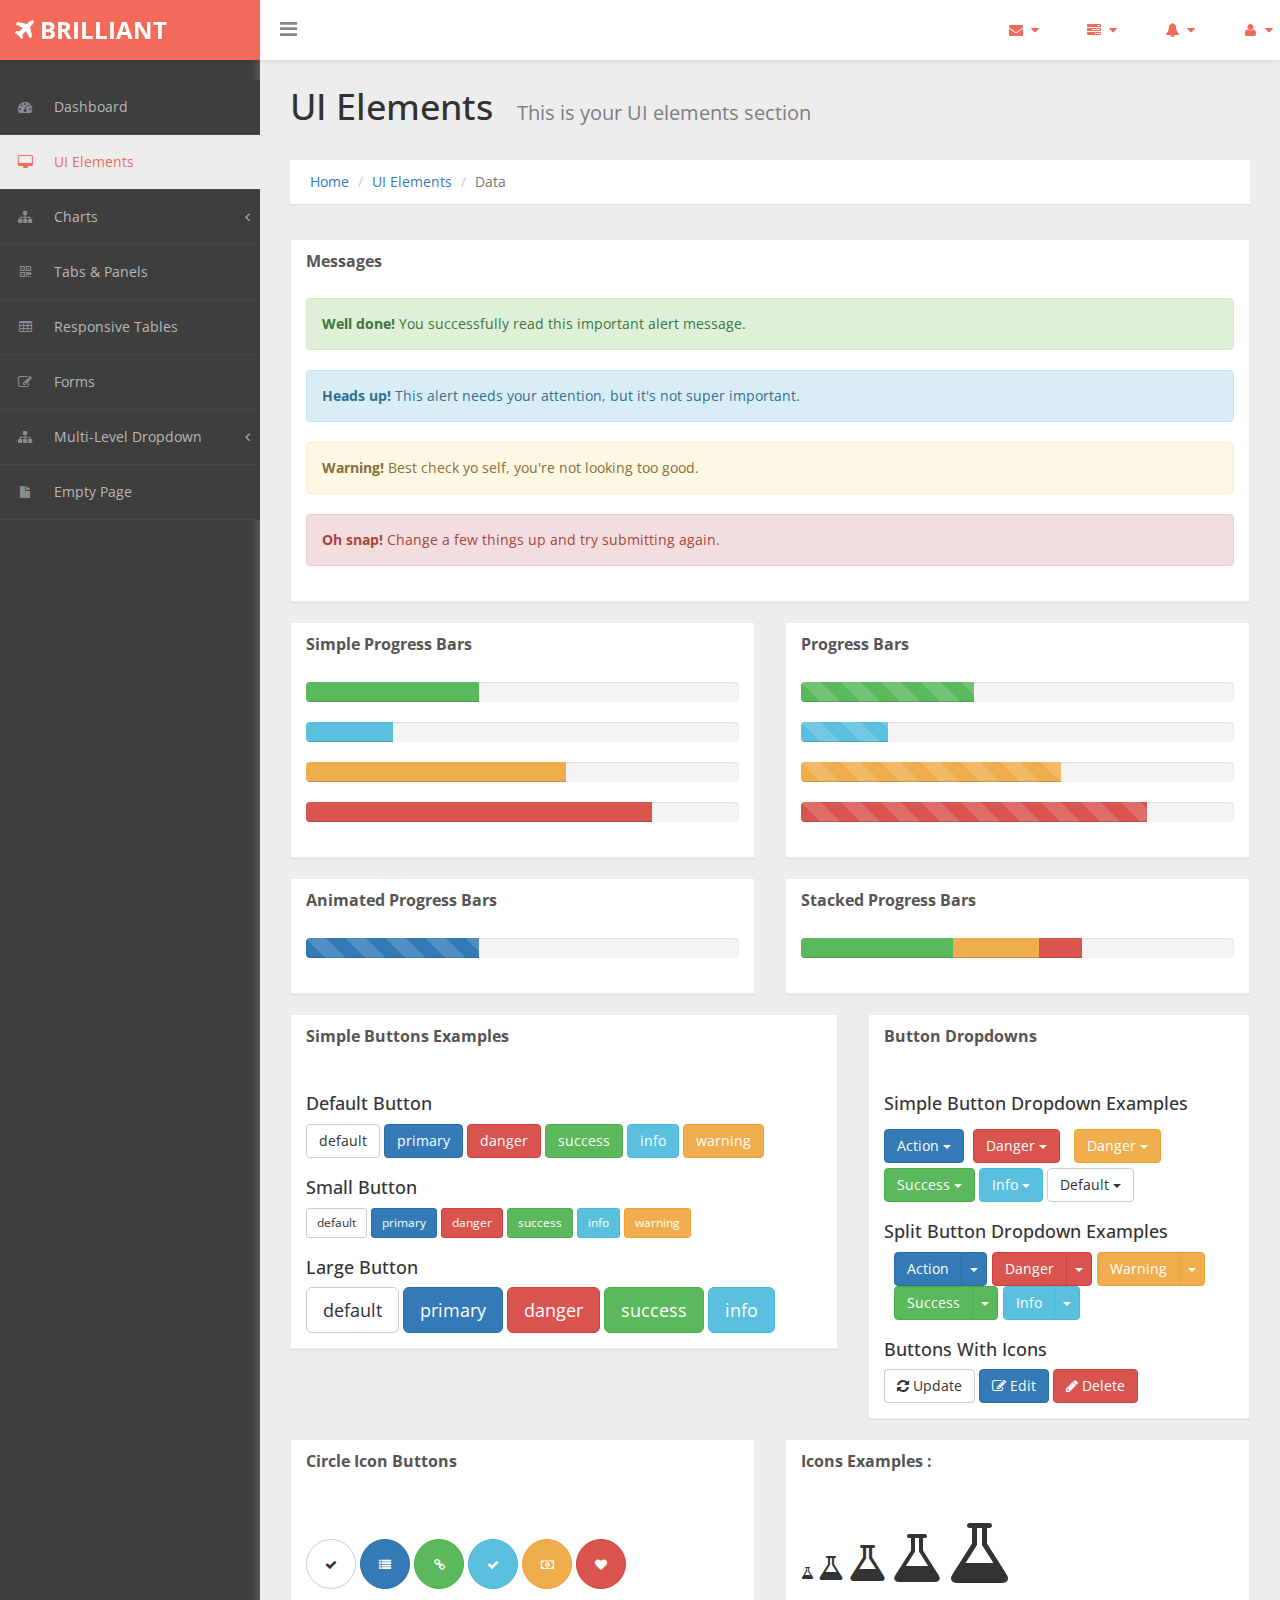
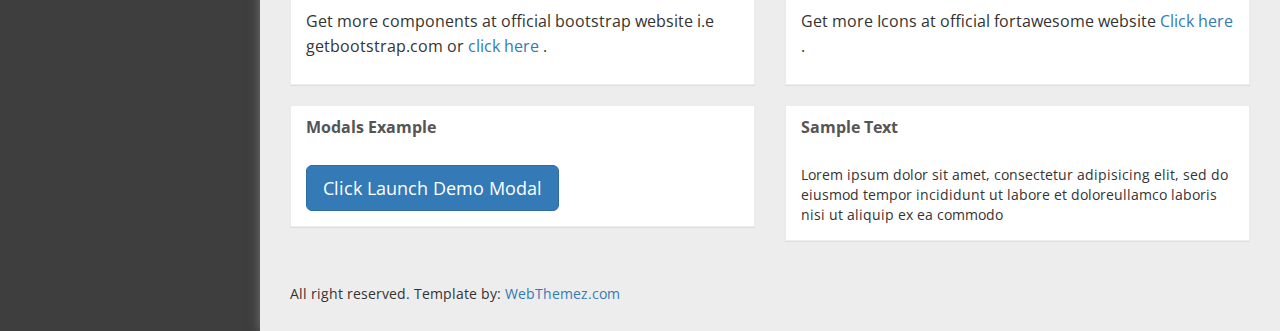
<file: bootstrap admin/ui-elements.html>
﻿<!DOCTYPE html>
<!-- 
Template Name: BRILLIANT Bootstrap Admin Template
Version: 4.5.6
Author: WebThemez
Website: http://www.webthemez.com/ 
-->
<html xmlns="http://www.w3.org/1999/xhtml">
<head>
      <meta charset="utf-8" />
    <meta name="viewport" content="width=device-width, initial-scale=1.0" />
	<meta content="" name="description" />
    <meta content="webthemez" name="author" />
    <title>Bootstrap Admin Template : Insight - WebThemez</title>
	<!-- Bootstrap Styles-->
    <link href="assets/css/bootstrap.css" rel="stylesheet" />
     <!-- FontAwesome Styles-->
    <link href="assets/css/font-awesome.css" rel="stylesheet" />
        <!-- Custom Styles-->
    <link href="assets/css/custom-styles.css" rel="stylesheet" />
     <!-- Google Fonts-->
   <link href='http://fonts.googleapis.com/css?family=Open+Sans' rel='stylesheet' type='text/css' />
</head>
<body>
    <div id="wrapper">
        <nav class="navbar navbar-default top-navbar" role="navigation">
            <div class="navbar-header">
                <button type="button" class="navbar-toggle" data-toggle="collapse" data-target=".sidebar-collapse">
                    <span class="sr-only">Toggle navigation</span>
                    <span class="icon-bar"></span>
                    <span class="icon-bar"></span>
                    <span class="icon-bar"></span>
                </button>
                <a class="navbar-brand" href="index.html"><strong><i class="icon fa fa-plane"></i> BRILLIANT</strong></a>
				<div id="sideNav" href="">
		<i class="fa fa-bars icon"></i> 
		</div>
            </div>

            <ul class="nav navbar-top-links navbar-right">
                <li class="dropdown">
                    <a class="dropdown-toggle" data-toggle="dropdown" href="#" aria-expanded="false">
                        <i class="fa fa-envelope fa-fw"></i> <i class="fa fa-caret-down"></i>
                    </a>
                    <ul class="dropdown-menu dropdown-messages">
                        <li>
                            <a href="#">
                                <div>
                                    <strong>John Doe</strong>
                                    <span class="pull-right text-muted">
                                        <em>Today</em>
                                    </span>
                                </div>
                                <div>Lorem Ipsum has been the industry's standard dummy text ever since the 1500s...</div>
                            </a>
                        </li>
                        <li class="divider"></li>
                        <li>
                            <a href="#">
                                <div>
                                    <strong>John Smith</strong>
                                    <span class="pull-right text-muted">
                                        <em>Yesterday</em>
                                    </span>
                                </div>
                                <div>Lorem Ipsum has been the industry's standard dummy text ever since an kwilnw...</div>
                            </a>
                        </li>
                        <li class="divider"></li>
                        <li>
                            <a href="#">
                                <div>
                                    <strong>John Smith</strong>
                                    <span class="pull-right text-muted">
                                        <em>Yesterday</em>
                                    </span>
                                </div>
                                <div>Lorem Ipsum has been the industry's standard dummy text ever since the...</div>
                            </a>
                        </li>
                        <li class="divider"></li>
                        <li>
                            <a class="text-center" href="#">
                                <strong>Read All Messages</strong>
                                <i class="fa fa-angle-right"></i>
                            </a>
                        </li>
                    </ul>
                    <!-- /.dropdown-messages -->
                </li>
                <!-- /.dropdown -->
                <li class="dropdown">
                    <a class="dropdown-toggle" data-toggle="dropdown" href="#" aria-expanded="false">
                        <i class="fa fa-tasks fa-fw"></i> <i class="fa fa-caret-down"></i>
                    </a>
                    <ul class="dropdown-menu dropdown-tasks">
                        <li>
                            <a href="#">
                                <div>
                                    <p>
                                        <strong>Task 1</strong>
                                        <span class="pull-right text-muted">60% Complete</span>
                                    </p>
                                    <div class="progress progress-striped active">
                                        <div class="progress-bar progress-bar-success" role="progressbar" aria-valuenow="60" aria-valuemin="0" aria-valuemax="100" style="width: 60%">
                                            <span class="sr-only">60% Complete (success)</span>
                                        </div>
                                    </div>
                                </div>
                            </a>
                        </li>
                        <li class="divider"></li>
                        <li>
                            <a href="#">
                                <div>
                                    <p>
                                        <strong>Task 2</strong>
                                        <span class="pull-right text-muted">28% Complete</span>
                                    </p>
                                    <div class="progress progress-striped active">
                                        <div class="progress-bar progress-bar-info" role="progressbar" aria-valuenow="28" aria-valuemin="0" aria-valuemax="100" style="width: 28%">
                                            <span class="sr-only">28% Complete</span>
                                        </div>
                                    </div>
                                </div>
                            </a>
                        </li>
                        <li class="divider"></li>
                        <li>
                            <a href="#">
                                <div>
                                    <p>
                                        <strong>Task 3</strong>
                                        <span class="pull-right text-muted">60% Complete</span>
                                    </p>
                                    <div class="progress progress-striped active">
                                        <div class="progress-bar progress-bar-warning" role="progressbar" aria-valuenow="60" aria-valuemin="0" aria-valuemax="100" style="width: 60%">
                                            <span class="sr-only">60% Complete (warning)</span>
                                        </div>
                                    </div>
                                </div>
                            </a>
                        </li>
                        <li class="divider"></li>
                        <li>
                            <a href="#">
                                <div>
                                    <p>
                                        <strong>Task 4</strong>
                                        <span class="pull-right text-muted">85% Complete</span>
                                    </p>
                                    <div class="progress progress-striped active">
                                        <div class="progress-bar progress-bar-danger" role="progressbar" aria-valuenow="85" aria-valuemin="0" aria-valuemax="100" style="width: 85%">
                                            <span class="sr-only">85% Complete (danger)</span>
                                        </div>
                                    </div>
                                </div>
                            </a>
                        </li>
                        <li class="divider"></li>
                        <li>
                            <a class="text-center" href="#">
                                <strong>See All Tasks</strong>
                                <i class="fa fa-angle-right"></i>
                            </a>
                        </li>
                    </ul>
                    <!-- /.dropdown-tasks -->
                </li>
                <!-- /.dropdown -->
                <li class="dropdown">
                    <a class="dropdown-toggle" data-toggle="dropdown" href="#" aria-expanded="false">
                        <i class="fa fa-bell fa-fw"></i> <i class="fa fa-caret-down"></i>
                    </a>
                    <ul class="dropdown-menu dropdown-alerts">
                        <li>
                            <a href="#">
                                <div>
                                    <i class="fa fa-comment fa-fw"></i> New Comment
                                    <span class="pull-right text-muted small">4 min</span>
                                </div>
                            </a>
                        </li>
                        <li class="divider"></li>
                        <li>
                            <a href="#">
                                <div>
                                    <i class="fa fa-twitter fa-fw"></i> 3 New Followers
                                    <span class="pull-right text-muted small">12 min</span>
                                </div>
                            </a>
                        </li>
                        <li class="divider"></li>
                        <li>
                            <a href="#">
                                <div>
                                    <i class="fa fa-envelope fa-fw"></i> Message Sent
                                    <span class="pull-right text-muted small">4 min</span>
                                </div>
                            </a>
                        </li>
                        <li class="divider"></li>
                        <li>
                            <a href="#">
                                <div>
                                    <i class="fa fa-tasks fa-fw"></i> New Task
                                    <span class="pull-right text-muted small">4 min</span>
                                </div>
                            </a>
                        </li>
                        <li class="divider"></li>
                        <li>
                            <a href="#">
                                <div>
                                    <i class="fa fa-upload fa-fw"></i> Server Rebooted
                                    <span class="pull-right text-muted small">4 min</span>
                                </div>
                            </a>
                        </li>
                        <li class="divider"></li>
                        <li>
                            <a class="text-center" href="#">
                                <strong>See All Alerts</strong>
                                <i class="fa fa-angle-right"></i>
                            </a>
                        </li>
                    </ul>
                    <!-- /.dropdown-alerts -->
                </li>
                <!-- /.dropdown -->
                <li class="dropdown">
                    <a class="dropdown-toggle" data-toggle="dropdown" href="#" aria-expanded="false">
                        <i class="fa fa-user fa-fw"></i> <i class="fa fa-caret-down"></i>
                    </a>
                    <ul class="dropdown-menu dropdown-user">
                        <li><a href="#"><i class="fa fa-user fa-fw"></i> User Profile</a>
                        </li>
                        <li><a href="#"><i class="fa fa-gear fa-fw"></i> Settings</a>
                        </li>
                        <li class="divider"></li>
                        <li><a href="#"><i class="fa fa-sign-out fa-fw"></i> Logout</a>
                        </li>
                    </ul>
                    <!-- /.dropdown-user -->
                </li>
                <!-- /.dropdown -->
            </ul>
        </nav>
        <!--/. NAV TOP  -->
        <nav class="navbar-default navbar-side" role="navigation">
            <div class="sidebar-collapse">
                <ul class="nav" id="main-menu">

                    <li>
                        <a href="index.html"><i class="fa fa-dashboard"></i> Dashboard</a>
                    </li>
                    <li>
                        <a href="ui-elements.html" class="active-menu"><i class="fa fa-desktop"></i> UI Elements</a>
                    </li>
					 
					 <li>
                        <a href="#"><i class="fa fa-sitemap"></i> Charts<span class="fa arrow"></span></a>
                        <ul class="nav nav-second-level">
                            <li>
                                <a href="chart.html">Charts JS</a>
                            </li>
                            <li>
                                <a href="morris-chart.html">Morris Chart</a>
                            </li>
							</ul>
						</li>	
                    <li>
                        <a href="tab-panel.html"><i class="fa fa-qrcode"></i> Tabs & Panels</a>
                    </li>
                    
                    <li>
                        <a href="table.html"><i class="fa fa-table"></i> Responsive Tables</a>
                    </li>
                    <li>
                        <a href="form.html"><i class="fa fa-edit"></i> Forms </a>
                    </li>


                    <li>
                        <a href="#"><i class="fa fa-sitemap"></i> Multi-Level Dropdown<span class="fa arrow"></span></a>
                        <ul class="nav nav-second-level">
                            <li>
                                <a href="#">Second Level Link</a>
                            </li>
                            <li>
                                <a href="#">Second Level Link</a>
                            </li>
                            <li>
                                <a href="#">Second Level Link<span class="fa arrow"></span></a>
                                <ul class="nav nav-third-level">
                                    <li>
                                        <a href="#">Third Level Link</a>
                                    </li>
                                    <li>
                                        <a href="#">Third Level Link</a>
                                    </li>
                                    <li>
                                        <a href="#">Third Level Link</a>
                                    </li>

                                </ul>

                            </li>
                        </ul>
                    </li>
                    <li>
                        <a href="empty.html"><i class="fa fa-fw fa-file"></i> Empty Page</a>
                    </li>
                </ul>

            </div>

        </nav>
        <!-- /. NAV SIDE  -->
        <div id="page-wrapper">
		  <div class="header"> 
                        <h1 class="page-header">
                           UI Elements <small>This is your UI elements section</small>
                        </h1>
						<ol class="breadcrumb">
					  <li><a href="#">Home</a></li>
					  <li><a href="#">UI Elements </a></li>
					  <li class="active">Data</li>
					</ol> 
									
		</div>
            <div id="page-inner"> 
				 
				
			<div class="row">

			  <div class="col-md-12">
			<div class="panel panel-default">
				<div class="panel-heading">
				 Messages
				</div>        
							  
							<div class="panel-body"> 
								<div class="alert alert-success">
									<strong>Well done!</strong> You successfully read this important alert message.
								</div>
								<div class="alert alert-info">
									<strong>Heads up!</strong> This alert needs your attention, but it's not super important.
								</div>
								<div class="alert alert-warning">
									<strong>Warning!</strong> Best check yo self, you're not looking too good.
								</div>
								<div class="alert alert-danger">
									<strong>Oh snap!</strong> Change a few things up and try submitting again.
								</div>
							</div>
				</div>
			</div>						
				</div>								
									
				  <div class="row">
                    <div class="col-md-6">
                        <div class="panel panel-default">
                        <div class="panel-heading">
                            Simple Progress Bars 
                        </div>
                       
                        <div class="panel-body">
                       <div class="progress">
  <div class="progress-bar progress-bar-success" role="progressbar" aria-valuenow="40" aria-valuemin="0" aria-valuemax="100" style="width: 40%">
    <span class="sr-only">40% Complete (success)</span>
  </div>
</div>
<div class="progress">
  <div class="progress-bar progress-bar-info" role="progressbar" aria-valuenow="20" aria-valuemin="0" aria-valuemax="100" style="width: 20%">
    <span class="sr-only">20% Complete</span>
  </div>
</div>
<div class="progress">
  <div class="progress-bar progress-bar-warning" role="progressbar" aria-valuenow="60" aria-valuemin="0" aria-valuemax="100" style="width: 60%">
    <span class="sr-only">60% Complete (warning)</span>
  </div>
</div>
<div class="progress">
  <div class="progress-bar progress-bar-danger" role="progressbar" aria-valuenow="80" aria-valuemin="0" aria-valuemax="100" style="width: 80%">
    <span class="sr-only">80% Complete</span>
  </div>
</div>
                            </div>
                            </div>
                    </div>
                    <div class="col-md-6">
                        <div class="panel panel-default">
                        <div class="panel-heading">
                            Progress Bars 
                        </div>
                       
                        <div class="panel-body">
                       <div class="progress progress-striped">
  <div class="progress-bar progress-bar-success" role="progressbar" aria-valuenow="40" aria-valuemin="0" aria-valuemax="100" style="width: 40%">
    <span class="sr-only">40% Complete (success)</span>
  </div>
</div>
<div class="progress progress-striped">
  <div class="progress-bar progress-bar-info" role="progressbar" aria-valuenow="20" aria-valuemin="0" aria-valuemax="100" style="width: 20%">
    <span class="sr-only">20% Complete</span>
  </div>
</div>
<div class="progress progress-striped">
  <div class="progress-bar progress-bar-warning" role="progressbar" aria-valuenow="60" aria-valuemin="0" aria-valuemax="100" style="width: 60%">
    <span class="sr-only">60% Complete (warning)</span>
  </div>
</div>
<div class="progress progress-striped">
  <div class="progress-bar progress-bar-danger" role="progressbar" aria-valuenow="80" aria-valuemin="0" aria-valuemax="100" style="width: 80%">
    <span class="sr-only">80% Complete</span>
  </div>
</div>
                            </div>
                            </div>
                    </div>
                </div>
                 <!-- /. ROW  -->
				 	<div class="row">
                    <div class="col-md-6">
                        <div class="panel panel-default">
                        <div class="panel-heading">
                            Animated Progress Bars 
                        </div>
                       
                        <div class="panel-body">
                       <div class="progress progress-striped active">
  <div class="progress-bar progress-bar-primary" role="progressbar" aria-valuenow="40" aria-valuemin="0" aria-valuemax="100" style="width: 40%">
    <span class="sr-only">40% Complete (success)</span>
  </div>
</div>
                            </div>
                            </div>
                    </div>
                      <div class="col-md-6">
                        <div class="panel panel-default">
                        <div class="panel-heading">
                            Stacked Progress Bars 
                        </div>
                       
                        <div class="panel-body">
                       <div class="progress">
  <div class="progress-bar progress-bar-success" style="width: 35%">
    <span class="sr-only">35% Complete (success)</span>
  </div>
  <div class="progress-bar progress-bar-warning" style="width: 20%">
    <span class="sr-only">20% Complete (warning)</span>
  </div>
  <div class="progress-bar progress-bar-danger" style="width: 10%">
    <span class="sr-only">10% Complete (danger)</span>
  </div>
</div>
                            </div>
                            </div>
                    </div>
                </div>				
                 <div class="row">
                    
                      <div class="col-md-7">
                    <div class="panel panel-default">
                        <div class="panel-heading">
                         Simple Buttons Examples
                        </div>        
                                      
                                    <div class="panel-body"> 

                    <h4>Default Button</h4>
                    <a href="#" class="btn btn-default">default</a>
                    <a href="#" class="btn btn-primary">primary</a>
                    <a href="#" class="btn btn-danger">danger</a>
                    <a href="#" class="btn btn-success">success</a>
                    <a href="#" class="btn btn-info">info</a>
                    <a href="#" class="btn btn-warning">warning</a>

                  
                    <h4>Small Button</h4>
                    <a href="#" class="btn btn-default btn-sm">default</a>
                    <a href="#" class="btn btn-primary btn-sm">primary</a>
                    <a href="#" class="btn btn-danger btn-sm">danger</a>
                    <a href="#" class="btn btn-success btn-sm">success</a>
                    <a href="#" class="btn btn-info btn-sm">info</a>
                    <a href="#" class="btn btn-warning btn-sm">warning</a>

                   
                    <h4>Large Button</h4>

                    <a href="#" class="btn btn-default btn-lg">default</a>
                    <a href="#" class="btn btn-primary btn-lg">primary</a>
                    <a href="#" class="btn btn-danger btn-lg">danger</a>
                    <a href="#" class="btn btn-success btn-lg">success</a>
                    <a href="#" class="btn btn-info btn-lg">info</a>

                   
                </div>
            </div>
                          </div>
                     <div class="col-md-5">
                      <div class="panel panel-default">
                        <div class="panel-heading">
                           Button Dropdowns
                        </div>        
                                      
                                    <div class="panel-body"> 
                                          <h4>Simple Button Dropdown Examples </h4>  
                                       <div style="margin-top: 10px;">
											
											<div class="btn-group">
											  <button data-toggle="dropdown" class="btn btn-primary dropdown-toggle">Action <span class="caret"></span></button>
											  <ul class="dropdown-menu">
												<li><a href="#">Action</a></li>
												<li><a href="#">Another action</a></li>
												<li><a href="#">Something else here</a></li>
												<li class="divider"></li>
												<li><a href="#">Separated link</a></li>
											  </ul>
											</div>
											<div style="margin:5px;" class="btn-group">
											  <button data-toggle="dropdown" class="btn btn-danger dropdown-toggle">Danger <span class="caret"></span></button>
											  <ul class="dropdown-menu">
												<li><a href="#">Action</a></li>
												<li><a href="#">Another action</a></li>
												<li><a href="#">Something else here</a></li>
												<li class="divider"></li>
												<li><a href="#">Separated link</a></li>
											  </ul>
											</div>
                                           <div style="margin:5px;" class="btn-group">
											  <button data-toggle="dropdown" class="btn btn-warning dropdown-toggle">Danger <span class="caret"></span></button>
											  <ul class="dropdown-menu">
												<li><a href="#">Action</a></li>
												<li><a href="#">Another action</a></li>
												<li><a href="#">Something else here</a></li>
												<li class="divider"></li>
												<li><a href="#">Separated link</a></li>
											  </ul>
											</div>
										 
                                               
                                              	<div class="btn-group">
											  <button data-toggle="dropdown" class="btn btn-success dropdown-toggle">Success <span class="caret"></span></button>
											  <ul class="dropdown-menu">
												<li><a href="#">Action</a></li>
												<li><a href="#">Another action</a></li>
												<li><a href="#">Something else here</a></li>
												<li class="divider"></li>
												<li><a href="#">Separated link</a></li>
											  </ul>
											</div>
											<div class="btn-group">
											  <button data-toggle="dropdown" class="btn btn-info dropdown-toggle">Info <span class="caret"></span></button>
											  <ul class="dropdown-menu">
												<li><a href="#">Action</a></li>
												<li><a href="#">Another action</a></li>
												<li><a href="#">Something else here</a></li>
												<li class="divider"></li>
												<li><a href="#">Separated link</a></li>
											  </ul>
											</div>
											<div class="btn-group">
											  <button data-toggle="dropdown" class="btn btn-default dropdown-toggle">Default <span class="caret"></span></button>
											  <ul class="dropdown-menu">
												<li><a href="#">Action</a></li>
												<li><a href="#">Another action</a></li>
												<li><a href="#">Something else here</a></li>
												<li class="divider"></li>
												<li><a href="#">Separated link</a></li>
											  </ul>
											</div>
										  </div>
                                       
                                       <h4>Split Button Dropdown Examples </h4>
                                      
                                       <div style="margin:5px;" class="btn-toolbar">
										
										<div class="btn-group">
										  <button class="btn btn-primary">Action</button>
										  <button data-toggle="dropdown" class="btn btn-primary dropdown-toggle"><span class="caret"></span></button>
										  <ul class="dropdown-menu">
											<li><a href="#">Action</a></li>
											<li><a href="#">Another action</a></li>
											<li><a href="#">Something else here</a></li>
											<li class="divider"></li>
											<li><a href="#">Separated link</a></li>
										  </ul>
										</div>
										<div class="btn-group">
										  <button class="btn btn-danger">Danger</button>
										  <button data-toggle="dropdown" class="btn btn-danger dropdown-toggle"><span class="caret"></span></button>
										  <ul class="dropdown-menu">
											<li><a href="#">Action</a></li>
											<li><a href="#">Another action</a></li>
											<li><a href="#">Something else here</a></li>
											<li class="divider"></li>
											<li><a href="#">Separated link</a></li>
										  </ul>
										</div>
                                           <div class="btn-group">
										  <button class="btn btn-warning">Warning</button>
										  <button data-toggle="dropdown" class="btn btn-warning dropdown-toggle"><span class="caret"></span></button>
										  <ul class="dropdown-menu">
											<li><a href="#">Action</a></li>
											<li><a href="#">Another action</a></li>
											<li><a href="#">Something else here</a></li>
											<li class="divider"></li>
											<li><a href="#">Separated link</a></li>
										  </ul>
										</div>
									 
										<div class="btn-group">
										  <button class="btn btn-success">Success</button>
										  <button data-toggle="dropdown" class="btn btn-success dropdown-toggle"><span class="caret"></span></button>
										  <ul class="dropdown-menu">
											<li><a href="#">Action</a></li>
											<li><a href="#">Another action</a></li>
											<li><a href="#">Something else here</a></li>
											<li class="divider"></li>
											<li><a href="#">Separated link</a></li>
										  </ul>
										</div>
										<div class="btn-group">
										  <button class="btn btn-info">Info</button>
										  <button data-toggle="dropdown" class="btn btn-info dropdown-toggle"><span class="caret"></span></button>
										  <ul class="dropdown-menu">
											<li><a href="#">Action</a></li>
											<li><a href="#">Another action</a></li>
											<li><a href="#">Something else here</a></li>
											<li class="divider"></li>
											<li><a href="#">Separated link</a></li>
										  </ul>
										</div>
									   
									  </div>
                                       

                                       <h4>Buttons With Icons</h4>                                       
										
											<button class="btn btn-default"><i class=" fa fa-refresh "></i> Update</button>
											<button class="btn btn-primary"><i class="fa fa-edit "></i> Edit</button>
											<button class="btn btn-danger"><i class="fa fa-pencil"></i> Delete</button>
										
															
									

                                        </div>
                                    </div>
                    </div>
                    </div>
                <!-- /. ROW  -->
                <div class="row">
                    <div class="col-md-6">
                        <div class="panel panel-default">
                        <div class="panel-heading">
                            Circle Icon Buttons 
                        </div>
                       
                        <div class="panel-body">
                             <br /> <br />
                            <button type="button" class="btn btn-default btn-circle"><i class="fa fa-check"></i>
                            </button>
                            <button type="button" class="btn btn-primary btn-circle"><i class="fa fa-list"></i>
                            </button>
                            <button type="button" class="btn btn-success btn-circle"><i class="fa fa-link"></i>
                            </button>
                            <button type="button" class="btn btn-info btn-circle"><i class="fa fa-check"></i>
                            </button>
                            <button type="button" class="btn btn-warning btn-circle"><i class="fa fa-money"></i>
                            </button>
                            <button type="button" class="btn btn-danger btn-circle"><i class="fa fa-heart"></i>
                            </button>
                           <br />
                             <p>
                        Get more components at official bootstrap website i.e getbootstrap.com or <a href="http://getbootstrap.com/components/" target="_blank">click here</a> .  
                        </p>
                        </div>
                        
                    </div>
                    </div>
                    <div class="col-md-6">
                        <div class="panel panel-default">
                        <div class="panel-heading">
                            Icons Examples : 
                        </div>
                       
                        <div class="panel-body">
                            <br />  
                            <i class="fa fa-flask "></i>
                            
                             <i class="fa fa-flask fa-2x"></i>
                              <i class="fa fa-flask fa-3x"></i>
                              <i class="fa fa-flask fa-4x"></i>
                              <i class="fa fa-flask fa-5x"></i>
                              <br />
                              <p>
                        Get more Icons at official fortawesome website   <a href="http://fortawesome.github.io/Font-Awesome/" target="_blank" >Click here</a> . 
                        </p>
                        </div>
                        
                    </div>
                    </div>
                </div>
                 <!-- /. ROW  -->
                
                <div class="row">
                    <div class="col-md-6">
                       
                     <!--  Modals-->
                    <div class="panel panel-default">
                        <div class="panel-heading">
                            Modals Example
                        </div>
                        <div class="panel-body">
                            <button class="btn btn-primary btn-lg" data-toggle="modal" data-target="#myModal">
                              Click  Launch Demo Modal
                            </button>
                            <div class="modal fade" id="myModal" tabindex="-1" role="dialog" aria-labelledby="myModalLabel" aria-hidden="true">
                                <div class="modal-dialog">
                                    <div class="modal-content">
                                        <div class="modal-header">
                                            <button type="button" class="close" data-dismiss="modal" aria-hidden="true">&times;</button>
                                            <h4 class="modal-title" id="myModalLabel">Modal title Here</h4>
                                        </div>
                                        <div class="modal-body">
                                            Lorem ipsum dolor sit amet, consectetur adipisicing elit, sed do eiusmod tempor incididunt ut labore et dolore magna aliqua. Ut enim ad minim veniam, quis nostrud exercitation ullamco laboris nisi ut aliquip ex ea commodo consequat. Duis aute irure dolor in reprehenderit in voluptate velit esse cillum dolore eu fugiat nulla pariatur. Excepteur sint occaecat cupidatat non proident, sunt in culpa qui officia deserunt mollit anim id est laborum.
                                        </div>
                                        <div class="modal-footer">
                                            <button type="button" class="btn btn-default" data-dismiss="modal">Close</button>
                                            <button type="button" class="btn btn-primary">Save changes</button>
                                        </div>
                                    </div>
                                </div>
                            </div>
                        </div>
                    </div>
                     <!-- End Modals-->
                
                    </div>
                     <div class="col-md-6">
                          <div class="panel panel-default">
                        <div class="panel-heading">
                            Sample Text
                        </div>
                        <div class="panel-body">
                          Lorem ipsum dolor sit amet, consectetur adipisicing elit, sed do eiusmod tempor incididunt ut labore et doloreullamco laboris nisi ut aliquip ex ea commodo
                           
                             </div>
                              </div>
                     </div>
                </div>
                <!-- /. ROW  -->
				<footer><p>All right reserved. Template by: <a href="http://webthemez.com">WebThemez.com</a></p></footer>
				</div>
             <!-- /. PAGE INNER  -->
            </div>
         <!-- /. PAGE WRAPPER  -->
        </div>
     <!-- /. WRAPPER  -->
    <!-- JS Scripts-->
    <!-- jQuery Js -->
    <script src="assets/js/jquery-1.10.2.js"></script>
      <!-- Bootstrap Js -->
    <script src="assets/js/bootstrap.min.js"></script>
    <!-- Metis Menu Js -->
    <script src="assets/js/jquery.metisMenu.js"></script>
      <!-- Custom Js -->
    <script src="assets/js/custom-scripts.js"></script>
 
</body>
</html>
</file>
<file: bootstrap admin/assets/css/custom-styles.css>
/*----------------------------------------------
Author : www.webthemez.com
License: Commons Attribution 3.0
http://creativecommons.org/licenses/by/3.0/
------------------------------------------------*/


/*----------------------------------------------
    COMMON  STYLES    
------------------------------------------------*/
body {
    font-family: 'Open Sans', sans-serif;
    background: #3E3E3E;
}

 #wrapper {
    width: 100%;
}

#page-wrapper {
    padding: 15px 15px;
    min-height: 600px;
    background: #EDEDED;
}
#page-inner {
    width:100%;
    margin:10px 20px 10px 0px;
    background-color:transparent;
    padding: 15px 30px;
    min-height:1200px;
}
.header .container-fluid{
padding:0;
}
.text-center {
    text-align:center;
}
.no-boder {
    border:1px solid #f3f3f3;
}

h1, .h1, h2, .h2, h3, .h3 {
margin-top: 7px;
margin-bottom: -5px;
}
h2 {
    color: #000;
}
h4 {
    padding-top:10px;
}
.square-btn-adjust {
    border: 0px solid transparent; 
   -webkit-border-radius: 0px;
-moz-border-radius: 0px;
border-radius: 0px;

}
p {
    font-size:16px;
    line-height:25px;
    padding-top:20px;
}
.navbar-side {
    z-index: 0; 
}
.panel{
border-radius:0px;
}
.navbar-side .nav > li > a > i{color: #8C8C8C;padding: 8px;width: 30px;text-align: center;}
.top-navbar{
position: fixed;
  width: 100%;
  z-index: 300;
    -webkit-box-shadow: 0 3px 3px rgba(0, 0, 0, 0.05);
  -moz-box-shadow: 0 3px 3px rgba(0, 0, 0, 0.05);
  box-shadow: 0 3px 3px rgba(0, 0, 0, 0.05);
}
.navbar-side {
  z-index: 1;
  position: fixed;
  width: 260px;
  top: 80px;
}
#page-wrapper {
  position: relative;
  top: 55px;
  box-shadow: 0 0 10px #757575;
  -moz-box-shadow: 0 0 10px #757575;
  -webkit-box-shadow: 0 0 10px #757575;
}
.top-navbar .nav > li > a:hover, .top-navbar .nav > li > a:focus {text-decoration: none;background-color: #4D4D4D;color: #fff;}
.nav .open > a, .nav .open > a:hover, .nav .open > a:focus {background-color: #656565;border-color: #F36A5A;color: #fff !important;}
.breadcrumb {
padding: 12px 10px 12px 20px;
margin-bottom: 20px;
list-style: none;

border-radius: 0;
-webkit-box-shadow: 0 1px 1px rgba(0,0,0,.05);    box-shadow: 0 1px 1px rgba(0,0,0,.05);background: #fff;}
.dropdown-menu>li>a {
  display: block;
  padding: 3px 20px;
  clear: both;
  font-weight: 400;
  line-height: 1.42857143;
  color: #333;
  white-space: nowrap;
  font-size: 13px;
}
.dropdown-menu>li>a i {
  color: #1F1F1F;
}
.text-muted {
  color: #FB5651;
}
.badge {
  display: inline-block;
  min-width: 10px;
  padding: 4px 7px;
  font-size: 11px;
  font-weight: 700;
  color: #fff;
  text-align: center;
  white-space: nowrap;
  vertical-align: baseline;
  background-color: #F36A5A;
  border-radius: 10px;
}
.closed{
	-ms-transform: rotate(90deg); /* IE 9 */
	-webkit-transform: rotate(90deg); /* Chrome, Safari, Opera */
	transform: rotate(90deg);
	color: #EDEDED !important;
	margin-top: 12px !important;
}
.closed i{color:#F09B22;
}
/*----------------------------------------------
   DASHBOARD STYLES    
------------------------------------------------*/
.page-header {margin: 0;border-bottom: 1px solid transparent;text-align: left;background-color: rgb(237, 237, 237);padding: 32px 22px 32px 0;color: #323232;}
.panel-left{  
width: 100px;
height: 100px;background: #0866C6;/* border: 2px solid #4590DA; */
/* border-radius: 100%; */
overflow: hidden;

margin: 12px;}
.panel-left .fa-5x {
font-size: 3em;color: rgb(240, 155, 34);
padding: 29px 0;
margin-bottom:30px;}
.panel-right{  
height: 124px;
background: transparent;
margin-bottom: 0;color: #AFAFAF;

float: left;text-align: left;padding-left: 20px;font-size: 16px;text-shadow: none;font-weight: normal;text-align: center;}
.panel-right h3{  
font-size: 40px;
padding: 18px 10px 13px 0;color: #5D5D5D;}
.panel-right strong{
	font-weight:normal;
	color: #737373;
}
.panel-back {
    background-color:#fff;

}
.panel-default {
  border-color: #ECECEC;
}
.panel-default > .panel-heading {color: #555;
border-color: #FFF;
font-weight:bold;background: #FFFFFF;
font-size: 16px;
text-shadow: none;}
.panel-heading {
  /* padding: 15px 15px 0px; */
  border-bottom: 1px solid transparent;
  border-top-left-radius: 3px;
  border-top-right-radius: 3px;
}
.header {
    margin: 0 30px;
}
h1.page-header small {
    color: #7E7E7E;
    margin-left: 15px;
    font-size: 20px;
}
.sub-title {
    padding: 20px 0 8px;
    font-weight: bold;
}
.chartJs{
	padding-right:15px;
}
 i.fa.fa-bars {
    font-size: 20px;
    margin: 12px 0 0;
}
i.fa.fa-bars:hover {
	color: #F36A5A;
}
.board .panel {
    padding: 25px 15px;
	border:none;
	background:#fff;
}
.board .number{
	float:left;
}
.board .icon{
	float:right;
}
.number h3 {
    font-size: 32px;
    color: #676767;
}
.number small {
    font-size: 14px;
    color: #AAB5BC;
    font-weight: 600;
    text-transform: uppercase;
    margin: 8px 5px;
    display: inline-block;
}
.board .panel .icon .fa {
    font-size: 30px;
    color: #FFFFFF;
    background: #30A5FF;
    padding: 19px;
}
.blue{
	background:#30A5FF !important;
}
.green{
	background:#1ABC9C !important;
}
.yellow{
	background:#FABE28 !important;
}
.red {
    background: #f36a5a !important;
}
.jumbotron{
padding:20px;
}
.jumbotron p {
    margin-bottom: 15px;
    font-size: 15px;
    font-weight: 200;
}
.jumbotron, .well{
background:#fff;
}
   .noti-box {
min-height: 100px;
padding: 20px;
}

    .noti-box .icon-box {
display: block;
float: left;
margin: 0 15px 10px 0;
width: 70px;
height: 70px;
line-height: 75px;
vertical-align: middle;
text-align: center;
font-size: 40px;
}
.text-box p{
    margin: 0 0 3px;
}
.main-text {
    font-size: 25px;
    font-weight:600;
}
.set-icon {
-webkit-border-radius: 50px;
-moz-border-radius: 50px;
border-radius: 50px;

}
.panel-primary{
display:inline-block;
margin-bottom: 30px;
width:100%;
}
.green {
/* background-color: #1CC09F; */
color: #fff;
}
 .blue {background-color: #FFFFFF;color: #002A4C;}
  .red {
background-color: #FB6E51;
color:#fff;
}
  .brown {
background-color: #F5B252;
color:#fff;
} 
 .back-footer-red {
background-color: #F0433D;
color:#fff;
border-top: 0px solid #fff;
}
 
 .icon-box-right {
display: block;
float: right;
margin: 0 15px 10px 0;
width: 70px;
height: 70px;
line-height: 75px;
vertical-align: middle;
text-align: center;
font-size: 40px;
}

 .main-temp-back {
background: #8702A8;
color: #FFFFFF;
font-size: 16px;
font-weight: 300;
text-align: center;
}
 .main-temp-back .text-temp {
font-size: 40px;
}
.back-dash {
    padding:20px;
    font-size:20px;
    font-weight:500;
  -webkit-border-radius: 0px;
-moz-border-radius: 0px;
border-radius: 0px;
background-color:#2EA7EB;
color:#fff;
}
    .back-dash p {
        padding-top:16px;
        font-size:13px;
        color:#fff;
        line-height:25px;
        text-align:justify;
    }

     .color-bottom-txt {
   color: #000;
font-size: 16px;
line-height: 30px;
}
     /*CHAT PANEL*/
/*Charts*/

.main-chart {
	background: #fff;
}

.easypiechart-panel {
	text-align: center;
	padding: 1px 0;
	margin-bottom: 20px;
}

.placeholder h2 {
	margin-bottom: 0px;
}

.donut {
	width: 100%;
}

.easypiechart {
	position: relative;
	text-align: center;
	width: 120px;
	height: 120px;
	margin: 20px auto 10px auto;
}

.easypiechart .percent {
	display: block;
	position: absolute;
	font-size: 26px;
	top: 38px;
	width: 120px;
}

#easypiechart-blue .percent { color: #30a5ff;}
#easypiechart-teal .percent { color: #1ebfae;}
#easypiechart-orange .percent { color: #ffb53e;}
#easypiechart-red .percent { color: #ef4040;}

	 
 .chat-panel .panel-body {
height: 450px;
overflow-y: scroll;
}
 .chat-box {
margin: 0;
padding: 0;
list-style: none;
}
 .chat-box li {
margin-bottom: 15px;
padding-bottom: 5px;
border-bottom: 1px dotted #808080;
}
 .chat-box li.left .chat-body {
margin-left: 90px;
}
 .chat-box li .chat-body p {
margin: 0;
color: #8d8888;
}
.chat-img>img {
    margin-left:20px;
}
footer p{
font-size: 14px;
}
/*----------------------------------------------
    MENU STYLES    
------------------------------------------------*/
div#sideNav:hover {
    color: #F09B22;
}
.user-image {
    margin: 25px auto;
-webkit-border-radius: 10px;
-moz-border-radius: 10px;
border-radius: 10px;
max-height:170px;
max-width:170px;
}
.top-navbar{
margin:0px;
}
.top-navbar .navbar-brand {color: #fff;width: 260px;text-align: left;height: 60px;font-size: 24px;font-weight: 700;/* text-transform: uppercase; */line-height: 30px;background: #F36A5A;}
.navbar-brand b{
color: #4BD28C;
}
.top-navbar .nav > li {
position: relative;
display: inline-block;
margin: 0px;
padding: 0px;
}
.top-navbar .nav > li > a {
position: relative;
display: block;
padding: 20px;color: #FFFFFF;
margin: 0px;}
.top-navbar .nav > li > a:hover, .top-navbar .nav > li > a:focus {
text-decoration: none;
color: #319DB5 !important;
background: transparent;
}
.top-navbar .dropdown-menu{
min-width: 230px;
border-radius: 0 0 4px 4px;
border: 0;}
.top-navbar .dropdown-menu > li > a:hover, .top-navbar .dropdown-menu > li > a:focus{
color: #225081;
background:none;
}
.dropdown-tasks{
width: 255px;
}
.dropdown-tasks .progress {
height: 8px;
margin-bottom: 8px;
overflow: hidden;
background-color: #f5f5f5;
border-radius: 0px;
}
.dropdown-tasks > li > a { 
padding: 0px 15px;
}
.dropdown-tasks p {
font-size: 13px;
line-height: 21px;
padding-top: 4px;
}
.active-menu, .active-menu i {
    background-color: #EDEDED !important;
    color: #F36A5A !important;
}
.active-menu i{color: #F36A5A !important;}
.arrow {
    float: right;
    margin-top: 8px;
}

.fa.arrow:before {
    content: "\f104";
}

.active > a > .fa.arrow:before {
    content: "\f107";
}


.nav-second-level li,
.nav-third-level li {
    border-bottom: none !important;
}

.nav-second-level li a {
    padding-left: 37px;
}

.nav-third-level li a {
    padding-left: 55px;
}
.sidebar-collapse , .sidebar-collapse .nav{
	background:none;
}
.sidebar-collapse .nav {
	padding:0;
}
.sidebar-collapse .nav > li > a {
	color: #B8B8B8;
	background:transparent;
	text-shadow:none;
	font-size: 14px;
}
.sidebar-collapse > .nav > li > a {
	padding: 12px 10px;
}
.sidebar-collapse > .nav > li {
	border-bottom: 1px solid rgba(107, 108, 109, 0.19);
}
ul.nav.nav-second-level.collapse.in {background: #131212;}
.sidebar-collapse .nav > li > a:hover,
.sidebar-collapse .nav > li > a:focus {
	 outline:0;
	 background: #575757;
	 color: #F36A5A;
}
 
.navbar-side {
	border:none;
	background: #3E3E3E;
}
.top-navbar {
	background: #FFFFFF;
	border-bottom:none;
}
.top-navbar .nav > li > a > i {
margin-right: 2px;
}
.top-navbar .navbar-brand:hover {color: #FFFFFF;background-color: #F36A5A;}
.dropdown-user li {
margin: 8px 0;
}
.navbar-default {border:0px solid black;}
.navbar-header {
    background: transparent;
}
.navbar-default .navbar-toggle:hover, .navbar-default .navbar-toggle:focus {
background-color: #283643;
}
.navbar-default .navbar-toggle {
border-color: #fff;
}

.navbar-default .navbar-toggle .icon-bar {
background-color: #FFF;
}
.nav > li > a > i {
    margin-right:10px;
    color: rgb(243, 106, 90);
}
.dropdown-menu>li>a>strong {
  color: #0866C6;
  padding: 5px 0;
  display: inline-block;
  font-weight: 500;
}
#sideNav{
    float: left;
    left: 0;
    z-index: 3;
    color: #868686;
    cursor:pointer;
    border-radius: 0;
    width: 14px;
    font-size: 48px;
    line-height: 0;
    margin: 7px 0 0 20px;
}
ul.dropdown-menu.dropdown-messages li a div {
  padding: 2px 0;
}
/*----------------------------------------------
    UI ELEMENTS STYLES     
------------------------------------------------*/
.btn-circle {
width: 50px;
height: 50px;
padding: 6px 0;
 -webkit-border-radius: 25px;
-moz-border-radius: 25px;
border-radius: 25px;
text-align: center;
font-size: 12px;
line-height: 1.428571429;
}

/*----------------------------------------------
    MEDIA QUERIES     
------------------------------------------------*/
 
 @media(min-width:768px) {
     #page-wrapper{
               margin: 0 0 0 260px;
               padding: 0;
               min-height: 1200px;
    }
	
	
    .navbar-side {
        width: 260px;
        z-index: 1;
    }

   .navbar {
 border-radius: 0px; 
}
   
}
 @media(max-width:768px) {
	#sideNav{
	display:none;
} 
 #page-wrapper {
position: relative;
top: 93px;
 }
 }
 @media(max-width:480px) {
 #page-wrapper {
position: relative;
top: 93px;
 }
.page-header small {
display: block;
padding-top: 14px;
font-size: 19px;
}
#sideNav{
	display:none;
}
.panel-left {
  width: 85px;
  height: 85px; 
  border-radius: 100%;
  overflow: hidden;
  margin: 14px;
}
}
</file>
<file: bootstrap admin/assets/js/Lightweight-Chart/cssCharts.css>
/*
 * cssCharts v0.3.0
 * jquery plugin to create donut and bar charts with css
 * https://github.com/sultantarimo
 *
 * (c)2015 Sultan Tarimo - sultantarimo@me.com
 * Released under the MIT license
 */
.chart *, .chart{-moz-box-sizing:border-box;-webkit-box-sizing:border-box;box-sizing:border-box;margin:0;padding:0;}
.chart{
  width:auto;
  display:block;
  position:relative;
  font-family:sans-serif;
  font-size:14px;
  margin: 0 auto;
}

/* bar chart */

.chart.bar{height:200px;}
.bar-chart{
  display: table;
  table-layout: fixed;
  width: auto;
  height: 100%;
  margin: 0 auto;
  z-index:20;
  position:absolute;
  left:0px;
}

.bar-chart ul{
  margin-left: 34px;
  float: left;
  display: block;
  height:100%;
}

.bar-chart li{
  position: relative;
  display: table-cell;
  vertical-align: bottom;
  height: 100px;
}

.bar-chart span{
  margin: 0 6px;
  display: block;
  background: rgb(241,127,73);
  width: 34px;
  position:relative;

  -webkit-animation: drawBar 0.3s ease-in-out;
  -moz-animation: drawBar 0.3s ease-in-out;
  animation: drawBar 0.3s ease-in-out;

  -webkit-transition: all 100ms ease-in-out;
  -moz-transition: all 100ms ease-in-out;
  transition: all 100ms ease-in-out;
}

.bar-chart li:hover span{
  box-shadow:0 0 0 4px rgb(241,127,73);
  cursor:pointer;
}

.bar-chart li:nth-child(2n+1):hover span{
  box-shadow:0 0 0 4px #bd380f;
}

.bar-chart li:nth-child(2n+1) span{background-color:#bd380f;}
.bar-chart ul:last-of-type li:last-child span{margin-right:0px;}
.bar-chart ul:first-of-type li:first-child span{margin-left:0px;}
.bar-chart ul:last-of-type {margin-right: 0px;}
.bar-chart ul:first-of-type {margin-left: 0px;}
.bar-chart.left-bar ul:last-of-type {margin-right: 0px;}
.bar-chart.left-bar ul{margin-right: 34px;float:left;margin-left:0px;}

.bar-chart span:before {
  position: absolute;
  bottom: 100%;
  margin-bottom: 10px;
  display: block;
  text-align: center;
  content: attr(title);
  word-wrap: break-word;
  font-size: 12px;
  width: auto;

  left: 50%;

  -webkit-transform: translateX(-50%);
  -moz-transform: translateX(-50%);
  transform: translateX(-50%);
}

.bar-chart li span:before {
  -webkit-transition: all 100ms ease-in-out;
  -moz-transition: all 100ms ease-in-out;
  transition: all 100ms ease-in-out;
}

@-webkit-keyframes drawBar {0% {height: 0;}}
@-moz-keyframes drawBar {0% {height: 0;}}
@keyframes drawBar {0% {height: 0;}}

/* donut chart */

.chart.donut{
  width:200px;
  height:200px;
}

.donut-chart{
  width:100%;height:100%;
  position:relative;

  -webkit-border-radius:50%;
  -moz-border-radius:50%;
  border-radius:50%;
}

.donut-chart.fill{
  background:rgb(241,127,73);
}

.donut-chart:after{
  content:"";
  position: absolute;
  width: 86%;
  height: 86%;
  background: #FFF;
  left: 50%;
  top: 50%;
  z-index: 400;
  margin: 0 auto;
  pointer-events: none;

  -webkit-border-radius: 100%;
  -moz-border-radius: 100%;
  border-radius: 100%;

  -webkit-transform: translateX(-50%) translateY(-50%);
  -moz-transform: translateX(-50%) translateY(-50%);
  transform: translateX(-50%) translateY(-50%);
}

.donut-chart h2{
  text-align:center;
  position: absolute;
  line-height: 140%;
  width: 100%;
  margin-top:-30px;
  top:50%;
  z-index:500;
  pointer-events: none;

  font-size:26px;
  font-weight:400;
  color:rgb(0,0,0);
}

.donut-chart h2 span{
  display:block;
  width:100%;
  font-size:14px;
  color:rgb(142,143,143);
  margin-top:-10px;
}

.donut-chart .spinner{
  z-index: 200;
  border-right: none;

  -webkit-border-radius: 100% 0 0 100% / 50% 0 0 50%;
  -moz-border-radius: 100% 0 0 100% / 50% 0 0 50%;
  border-radius: 100% 0 0 100% / 50% 0 0 50%;

  -webkit-transform: rotate(0deg);
  -moz-transform: rotate(0deg);
  transform: rotate(0deg);

  -webkit-animation: rotateDonut 0.3s ease-in-out;
  -moz-animation: rotateDonut 0.3s ease-in-out;
  animation: rotateDonut 0.3s ease-in-out;

  -webkit-transition: all 160ms ease-in-out;
  -moz-transition: all 160ms ease-in-out;
  transition: all 160ms ease-in-out;
}

.spinner ~ .pie{
  pointer-events: none;
}

.donut-chart.fill .pie,
.pie-chart .pie{
  -webkit-box-shadow: 0 0 0 4px #bd380f;
  -moz-box-shadow: 0 0 0 4px #bd380f;
  box-shadow: 0 0 0 4px #bd380f;
}

@-webkit-keyframes rotateDonut {0% {transform: rotate(0deg);}}
@-moz-keyframes rotateDonut {0% {transform: rotate(0deg);}}
@keyframes rotateDonut {0% {transform: rotate(0deg);}}

.donut-chart .spinner.temp{display:none;}

.donut-chart .pie{
  width: 50%;
  height: 100%;
  position: absolute;
  background: #bd380f;

  -webkit-transform-origin: 100% 50%;
  -moz-transform-origin: 100% 50%;
  transform-origin: 100% 50%;
}

.donut-chart .mask{
  background:rgb(248,248,248);
  z-index: 400;
  margin-left: -1px;
}

.pie-chart:after{
  display:none;
}
.chart.donut .pie-chart h2,
.chart.donut .pie-chart h2 span{color:#FFF;}

/* pie chart */
.chart.pie svg{width:100%;height:100%;}

.chart.pie {
  width: 200px;
  height: 200px;
}

.chart.pie svg text{
  text-anchor: middle;
  fill:white;
  stroke-width:0;
  transform:translate(120,-80);
}
.chart.pie svg path:hover{
  stroke-width:10px;
}

.charts-tip{
  display:block;
  position: absolute;
  font-size: 16px;
  color: #FFF;
  background: rgba(0,0,0,0.8);
  pointer-events: none;
  font-family:sans-serif;
  padding:6px 12px;
  z-index:100;
  width:auto;

  -webkit-border-radius:4px;
  -moz-border-radius:4px;
  border-radius:4px;
}

.chart.pie .pie-legend{
  position:absolute;
  top:50%;
  right:0;
  margin-right:-30px;
  transform:translateX(100%) translateY(-50%);
}

.chart.pie .pie-legend li{
  display:block;
  margin-bottom:14px;
  clear:both;
}

.chart.pie .pie-legend li i{
  top:1px;
  position:relative;
  display:block;
  float:left;
  width:14px;
  height:14px;
  background:#DDD;
  margin-right:10px;

  box-shadow:inset 0 0 0 1px rgba(0,0,0,0.2);
}

.chart.pie .pie-legend li p{clear:both;display:inline;}

/* pie chart */

/* line chart */

.chart.line{width:auto;height:auto;margin:0 auto;position:relative;}
.chart .line-chart{
  min-width:100px;
  min-height:100px;
  width:100%;
  height:100%;
  margin:0px auto;
  display:block;
  position:relative;
  z-index:20;
}

/* line chart borders and grids */
.line-chart:after{
  content:"";
  display:block;
  position:absolute;
  left:0px;bottom:0px;
  height:1px;width:100%;
  background:rgb(238,238,238);
  padding-right:10px;
}

.chart .grid{
  width:100%;
  height:100%;
  position:absolute;
  left:0px;
  bottom:0px;
}
.chart hr{
  position:absolute;
  left:0px;
  bottom:0px;
  width:100%;
  height:1px;
  outline:none;
  border:none;
  background:rgb(238,238,238);
}

.chart hr:before{
  position:absolute;
  right:100%;
  top:0px;
  margin-right:20px;
  color:rgba(0,0,0,0.4);
  font-size:12px;
  content:attr(data-y);
  text-align:right;

  -webkit-transform:translateX(-50%) translateY(-50%);
  -moz-transform:translateX(-50%) translateY(-50%);
  transform:translateX(-50%) translateY(-50%);
}
/* line chart borders and grids */

/* line chart line */
.line-chart li{
  display:block;height:1px;
  float:left;position:relative;
  position:absolute;
}

/* line chart points tooltip */
.line-chart li a:hover:before,
.line-chart li a:hover:after{display:block;z-index:10;}
.line-chart li a:before{
  content:attr(data-y);
  cursor:pointer;
  display:none;
  position:absolute;
  font-size:14px;
  color:#FFF;
  bottom:100%;
  left:50%;
  margin-bottom:-4px;
  text-align:center;
  width:40px;
  background:rgba(0,0,0,0.8);
  padding:8px;
  z-index:40;

  -webkit-transform:translateX(-50%);
  -moz-transform:translateX(-50%);
  transform:translateX(-50%);

  -webkit-border-radius:3px;
  -moz-border-radius:3px;
  border-radius:3px;
}

.line-chart li a:after{
  z-index:50;
  content:"";
  width: 0;
  height: 0;
  display:none;
  position:absolute;
  bottom:100%;
  left:50%;
  margin-bottom:-16px;

  border:6px solid rgba(0,0,0,0);
  border-top: 6px solid rgba(0,0,0,0.8);

  -webkit-transform:translateX(-50%);
  -moz-transform:translateX(-50%);
  transform:translateX(-50%);
}

.line-chart li a{
  display:block;
  position:absolute;
  cursor:pointer;
  width:40px;
  height:40px;

  left:0px;
  top:0px;
  z-index:30;

  -webkit-transform:translateX(-50%) translateY(-50%);
  -moz-transform:translateX(-50%) translateY(-50%);
  transform:translateX(-50%) translateY(-50%);
}
/* line chart points tooltip */

/* line chart points */

.line-chart li span{
  display:block;height:1px;
  background:rgb(241,127,73);
  float:left;
  position:absolute;
}

.line-chart.no-points li span{
  display:none;
}

.line-chart li span:before{
  content:"";
  position:absolute;
  left:-4px;bottom:-4px;
  width:6px;height:6px;
  display:block;

  -webkt-border-radius:50%;
  -moz-border-radius:50%;
  border-radius:50%;
}

.line-chart li:hover span:before{
  -webkit-transform:scale(1.3);
  -moz-transform:scale(1.3);
  transform:scale(1.3);

  -webkit-transition: all 200ms ease-in-out;
  -moz-transition: all 200ms ease-in-out;
  transition: all 200ms ease-in-out;
}

.line-chart li span:before,
.line-chart li span:after{
  background:rgb(241,127,73);
  border:2px solid #bd380f;

  -webkit-box-shadow:0 0 0 4px #FFF;
  -moz-box-shadow:0 0 0 4px #FFF;
  box-shadow:0 0 0 4px #FFF;
}
/* line chart points */

/* line chart line */
.chart.line svg,
.chart.line > div{
  height: 100%;
  width: 100%;
  position:absolute;
  bottom:0px;
  left:0px;
  opacity:1;

  -webkit-animation: drawLine .3s ease-in-out;
    -moz-animation: drawLine .3s ease-in-out;
    animation: drawLine .3s ease-in-out;
}
.chart.line svg path{
  fill: rgba(241,127,73,0.0);
  stroke: rgb(241,127,73);
  stroke-width: 2px;
}

.chart.line.dotted svg path{
  /*if you want it dashed instead of filled*/
  stroke-dasharray: 3;
}

.chart.line .fill svg path{
  fill: rgba(241,127,73,0.1);
  stroke:none;
  stroke-width:0px;
}

/* line chart animation */
@-webkit-keyframes drawLine {0% {opacity: 0;}}
@-moz-keyframes drawLine {0% {opacity: 0;}}
@keyframes drawLine {0% {opacity: 0;}}

@-webkit-keyframes drawChart {0% {width: 0;}}
@-moz-keyframes drawChart {0% {width: 0;}}
@keyframes drawChart {0% {width: 0;}}
</file>
<file: bootstrap admin/assets/css/checkbox3.min.css>
.checkbox3 label::before,.radio3 label::before{overflow:hidden;vertical-align:middle;text-align:center}.checkbox3 label,.radio3 label{white-space:nowrap;cursor:pointer}.checkbox3{position:relative}.checkbox3 input{position:absolute;left:-9999px}.checkbox3 label::after,.checkbox3 label::before{content:'';top:10px;bottom:10px;left:0;display:block}.checkbox3 label{display:block;position:relative;padding:11px 0 11px 30px;font-size:12px;margin-bottom:0;margin-top:-4px}.checkbox3 label::before{position:absolute;width:21px;height:21px;border:1px solid #CCC;-moz-border-radius:1px;border-radius:1px;-webkit-transition:background-color .2s;-moz-transition:background-color .2s;transition:background-color .2s}.checkbox3 label::after{position:absolute;width:19px;height:19px;border:12px solid #FFF;margin:1px;-webkit-transition:all 50ms;-moz-transition:all 50ms;transition:all 50ms;opacity:0}.checkbox3 input:checked+label::before{border-width:1px;border-style:solid;background-color:#444;border-color:#444;color:#fff}.checkbox3 input:checked+label::after{border:3px solid #FFF;opacity:1}.checkbox3.checkbox-sm label{padding:8px 0 8px 22px}.checkbox3.checkbox-sm label::before{width:14px;height:14px;line-height:14px}.checkbox3.checkbox-sm label::after{width:12px;height:12px}.checkbox3.checkbox-lg label{padding:15px 0 15px 40px}.checkbox3.checkbox-lg label::before{width:28px;height:27px;line-height:24px}.checkbox3.checkbox-lg label::after{width:26px;height:25px}.checkbox3.checkbox-inline,.radio3.radio-inline{padding-top:0;padding-left:0;padding-right:0;margin-left:0;margin-right:20px}.checkbox3.checkbox-inline input[type=checkbox],.checkbox3.checkbox-inline input[type=radio],.radio3.radio-inline input[type=checkbox],.radio3.radio-inline input[type=radio]{position:absolute}.checkbox3.checkbox-check input:checked+label::after,.checkbox3.checkbox-check label::after{border:0}.checkbox3.checkbox-check label::after{content:"\f00c";font-family:FontAwesome;font-size:12px;color:#FFF;width:19px;height:20px;line-height:20px;vertical-align:middle;text-align:center;border-width:0}.checkbox3.checkbox-check.checkbox-sm label::after{font-size:9px;line-height:12px;width:12px}.checkbox3.checkbox-check.checkbox-lg label::after{font-size:16px;line-height:26px;width:26px}.checkbox3.checkbox-check.checkbox-light label::after{color:#444}.checkbox3.checkbox-circle label::after,.checkbox3.checkbox-circle label::before{-moz-border-radius:20px;border-radius:20px}.checkbox3.checkbox-round label::after,.checkbox3.checkbox-round label::before,.checkbox3.checkbox-s1 label::after,.checkbox3.checkbox-s1 label::before{-moz-border-radius:4px;border-radius:4px}.checkbox3.checkbox-light label::before{background-color:transparent}.checkbox3.checkbox-light input:checked+label::before{background-color:transparent;border-color:#444}.checkbox3.checkbox-info input:checked+label::before{background-color:#2caef5;border-color:#2caef5}.checkbox3.checkbox-primary input:checked+label::before{background-color:#4183d7;border-color:#4183d7}.checkbox3.checkbox-success input:checked+label::before{background-color:#36b846;border-color:#36b846}.checkbox3.checkbox-warning input:checked+label::before{background-color:#ff9c00;border-color:#ff9c00}.checkbox3.checkbox-danger input:checked+label::before{background-color:#e50011;border-color:#e50011}.checkbox3.checkbox-primary.checkbox-light input:checked+label::before{background-color:transparent;border-color:#4183d7}.checkbox3.checkbox-primary.checkbox-light input:checked+label::after{color:#4183d7}.checkbox3.checkbox-info.checkbox-light input:checked+label::before{background-color:transparent;border-color:#2caef5}.checkbox3.checkbox-info.checkbox-light input:checked+label::after{color:#2caef5}.checkbox3.checkbox-success.checkbox-light input:checked+label::before{background-color:transparent;border-color:#36b846}.checkbox3.checkbox-success.checkbox-light input:checked+label::after{color:#36b846}.checkbox3.checkbox-warning.checkbox-light input:checked+label::before{background-color:transparent;border-color:#ff9c00}.checkbox3.checkbox-warning.checkbox-light input:checked+label::after{color:#ff9c00}.checkbox3.checkbox-danger.checkbox-light input:checked+label::before{background-color:transparent;border-color:#e50011}.checkbox3.checkbox-danger.checkbox-light input:checked+label::after{color:#e50011}.radio3{position:relative}.radio3 input{position:absolute;left:-9999px}.radio3 label{display:block;position:relative;padding:11px 0 11px 30px;font-size:12px;margin-bottom:0;margin-top:-4px}.radio3 label::after,.radio3 label::before{content:'';display:block;position:absolute;top:10px;bottom:10px;left:0}.radio3 label::before{width:21px;height:21px;border:1px solid #CCC;-webkit-transition:background-color .2s;-moz-transition:background-color .2s;transition:background-color .2s}.radio3 label::after{width:19px;height:19px;border:12px solid #FFF;margin:1px;-webkit-transition:all 50ms;-moz-transition:all 50ms;transition:all 50ms;opacity:0}.radio3 input:checked+label::before{font-family:FontAwesome;border-width:1px;border-style:solid;background-color:#444;border-color:#444;color:#fff}.radio3 input:checked+label::after{border:3px solid #FFF;opacity:1}.radio3.radio-check label::after,.radio3.radio-check.radio-light label::after{content:"\f00c";font-family:FontAwesome;color:#FFF;width:19px;height:20px;line-height:20px;vertical-align:middle;text-align:center;border-width:0}.radio3 label::after,.radio3 label::before{-moz-border-radius:20px;border-radius:20px}.radio3.radio-check input:checked+label::after{border-width:0}.radio3.radio-check.radio-light input:checked+label::before{background-color:transparent}.radio3.radio-check.radio-light input:checked+label::after{border-width:0;color:#444}.radio3.radio-sm label{padding:8px 0 8px 22px}.radio3.radio-sm label::before{width:14px;height:14px;line-height:14px}.radio3.radio-sm label::after{width:12px;height:12px}.radio3.radio-lg label{padding:15px 0 15px 40px}.radio3.radio-lg label::before{width:28px;height:27px;line-height:24px}.radio3.radio-lg label::after{width:26px;height:25px}.radio3.radio-check.radio-sm label::after{font-size:9px;line-height:12px;width:12px}.radio3.radio-check.radio-lg label::after{font-size:16px;line-height:26px;width:26px}.radio3.radio-primary input:checked+label::before{background-color:#4183d7;border-color:#4183d7}.radio3.radio-info input:checked+label::before{background-color:#2caef5;border-color:#2caef5}.radio3.radio-success input:checked+label::before{background-color:#36b846;border-color:#36b846}.radio3.radio-warning input:checked+label::before{background-color:#ff9c00;border-color:#ff9c00}.radio3.radio-danger input:checked+label::before{background-color:#e50011;border-color:#e50011}.radio3.radio-primary.radio-light input:checked+label::before{background-color:transparent}.radio3.radio-primary.radio-light input:checked+label::after{color:#4183d7}.radio3.radio-info.radio-light input:checked+label::before{background-color:transparent}.radio3.radio-info.radio-light input:checked+label::after{color:#2caef5}.radio3.radio-success.radio-light input:checked+label::before{background-color:transparent}.radio3.radio-success.radio-light input:checked+label::after{color:#36b846}.radio3.radio-warning.radio-light input:checked+label::before{background-color:transparent}.radio3.radio-warning.radio-light input:checked+label::after{color:#ff9c00}.radio3.radio-danger.radio-light input:checked+label::before{background-color:transparent}.radio3.radio-danger.radio-light input:checked+label::after{color:#e50011}
</file>
<file: bootstrap admin/assets/js/morris/morris-0.4.3.min.css>
.morris-hover{position:absolute;z-index:1000;}.morris-hover.morris-default-style{border-radius:10px;padding:6px;color:#666;background:rgba(255, 255, 255, 0.8);border:solid 2px rgba(230, 230, 230, 0.8);font-family:sans-serif;font-size:12px;text-align:center;}.morris-hover.morris-default-style .morris-hover-row-label{font-weight:bold;margin:0.25em 0;}
.morris-hover.morris-default-style .morris-hover-point{white-space:nowrap;margin:0.1em 0;}
</file>
